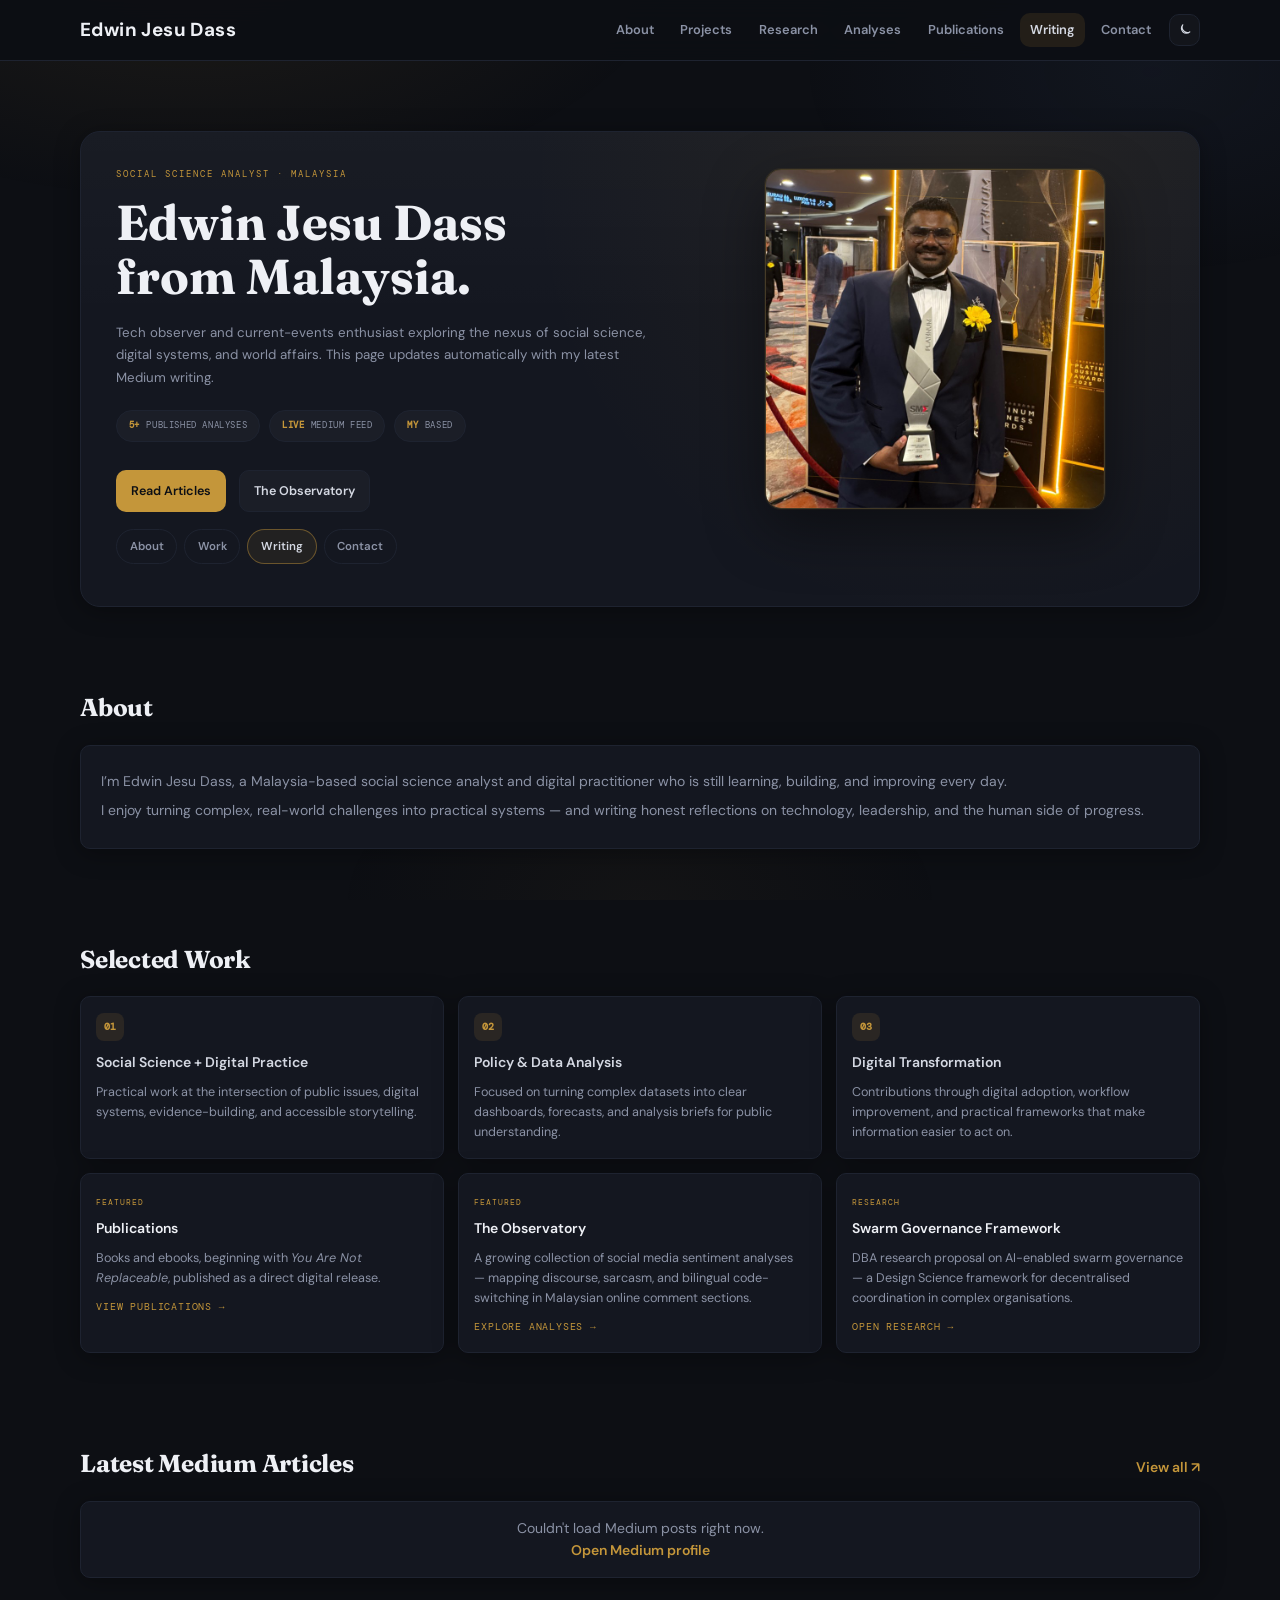
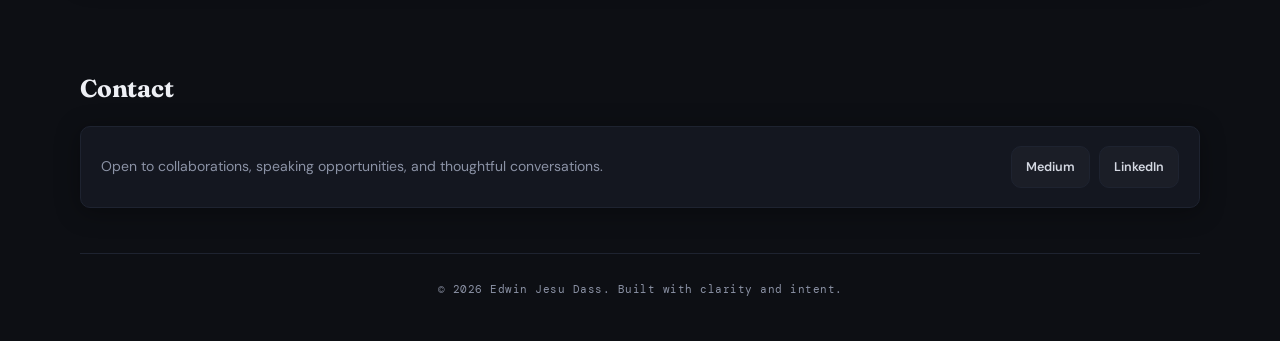
<file: index.html>
<!DOCTYPE html>
<html lang="en">
  <head>
    <meta charset="UTF-8" />
    <meta name="viewport" content="width=device-width, initial-scale=1.0" />
    <title>Edwin Jesu Dass — Portfolio</title>
    <meta
      name="description"
      content="Edwin Jesu Dass from Malaysia — personal portfolio on social science analysis, digital practice, public-policy research, and auto-updating Medium articles."
    />
    <meta name="robots" content="index,follow,max-image-preview:large,max-snippet:-1,max-video-preview:-1" />
    <meta name="author" content="Edwin Jesu Dass" />
    <meta name="theme-color" content="#0d0f14" />

    <meta property="og:type" content="website" />
    <meta property="og:title" content="Edwin Jesu Dass — Portfolio" />
    <meta
      property="og:description"
      content="Malaysia-based social science analyst and digital practitioner. Read the latest writing and explore selected work."
    />
    <meta property="og:image" content="https://edwinjd.com/og-image.svg" />
    <meta property="og:url" content="https://edwinjd.com/" />
    <meta property="og:locale" content="en_MY" />
    <meta property="og:site_name" content="Edwin Jesu Dass" />

    <meta name="twitter:card" content="summary_large_image" />
    <meta name="twitter:title" content="Edwin Jesu Dass — Portfolio" />
    <meta
      name="twitter:description"
      content="Portfolio and writing hub of Edwin Jesu Dass, with auto-updating Medium posts."
    />
    <meta name="twitter:image" content="https://edwinjd.com/og-image.svg" />

    <link rel="canonical" href="https://edwinjd.com/" />
    <link rel="alternate" type="application/rss+xml" title="Edwin Jesu Dass on Medium" href="https://medium.com/feed/@im_50316" />
    <link rel="me" href="https://medium.com/@im_50316" />
    <link rel="me" href="https://my.linkedin.com/in/edwin-jesu-dass-1754b8a6" />

    <link rel="preconnect" href="https://fonts.googleapis.com" />
    <link rel="preconnect" href="https://fonts.gstatic.com" crossorigin />
    <link
      href="https://fonts.googleapis.com/css2?family=DM+Mono:wght@400;500&family=Fraunces:ital,opsz,wght@0,9..144,300;0,9..144,700;1,9..144,400&family=DM+Sans:wght@300;400;500;600;700&display=swap"
      rel="stylesheet"
    />
    <script>
(()=>{try{const t=localStorage.getItem('edwinjd-theme');document.documentElement.setAttribute('data-theme',t==='light'?'light':'dark');}catch(e){document.documentElement.setAttribute('data-theme','dark');}})();
</script>
    <link rel="stylesheet" href="styles.css" />

    <script type="application/ld+json">
      {
        "@context": "https://schema.org",
        "@type": "Person",
        "name": "Edwin Jesu Dass",
        "url": "https://edwinjd.com/",
        "description": "Malaysia-based social science analyst, digital practitioner, writer, and speaker.",
        "nationality": "Malaysian",
        "jobTitle": "Social Science Analyst and Digital Practitioner",
        "knowsAbout": ["Social Science Analysis", "Digital Transformation", "Public Policy", "Data Visualisation", "Social Media Sentiment Analysis"],
        "sameAs": [
          "https://medium.com/@im_50316",
          "https://my.linkedin.com/in/edwin-jesu-dass-1754b8a6"
        ]
      }
    </script>
    <script type="application/ld+json">
      {
        "@context": "https://schema.org",
        "@type": "WebSite",
        "name": "Edwin Jesu Dass — Portfolio",
        "url": "https://edwinjd.com/",
        "description": "Personal portfolio and publishing platform of Edwin Jesu Dass.",
        "publisher": {
          "@type": "Person",
          "name": "Edwin Jesu Dass"
        }
      }
    </script>
  </head>
  <body class="page-home">
    <a class="skip-link" href="#main">Skip to content</a>
    <header class="site-header">
      <div class="container header-inner">
        <a class="brand" href="#top">Edwin Jesu Dass</a>
        <nav id="site-nav">
          <a href="#about">About</a>
          <a href="#projects">Projects</a>
          <a href="swarm-governance.html">Research</a>
          <a href="analyses.html">Analyses</a>
          <a href="publications.html">Publications</a>
          <a href="#writing">Writing</a>
          <a href="#contact">Contact</a>
        </nav>
        <button class="hamburger" aria-label="Menu" aria-expanded="false" aria-controls="site-nav">
          <span></span>
          <span></span>
          <span></span>
        </button>
      </div>
    </header>

    <main id="main">
      <section id="top" class="hero container">
        <div class="hero-shell reveal">
          <div class="hero-layout">
            <div class="hero-text">
              <p class="eyebrow">Social Science Analyst · Malaysia</p>
              <h1>
                Edwin Jesu Dass <br />
                from Malaysia.
              </h1>
              <p class="hero-copy">
                Tech observer and current-events enthusiast exploring the nexus of social science,
                digital systems, and world affairs. This page updates automatically with my latest
                Medium writing.
              </p>
              <div class="hero-stats">
                <span class="stat-chip"><strong>5+</strong> published analyses</span>
                <span class="stat-chip"><strong>Live</strong> Medium feed</span>
                <span class="stat-chip"><strong>MY</strong> based</span>
              </div>
              <div class="hero-cta">
                <a class="btn primary" href="#writing">Read Articles</a>
                <a class="btn ghost" href="analyses.html">The Observatory</a>
              </div>
            </div>
            <div class="hero-photo">
              <div class="hero-photo-frame">
                <img src="profile.jpeg" alt="Edwin Jesu Dass" />
              </div>
            </div>
          </div>
          <nav class="jump-nav" aria-label="Jump to section">
            <a class="jump-pill" href="#about">About</a>
            <a class="jump-pill" href="#projects">Work</a>
            <a class="jump-pill" href="#writing">Writing</a>
            <a class="jump-pill" href="#contact">Contact</a>
          </nav>
        </div>
      </section>

      <section id="about" class="container section">
        <div class="section-head reveal">
          <h2>About</h2>
        </div>
        <div class="glass reveal interactive-card">
          <p>
            I’m Edwin Jesu Dass, a Malaysia-based social science analyst and digital
            practitioner who is still learning, building, and improving every day.
          </p>
          <p>
            I enjoy turning complex, real-world challenges into practical systems — and
            writing honest reflections on technology, leadership, and the human side of progress.
          </p>
        </div>
      </section>

      <section id="projects" class="container section">
        <div class="section-head reveal">
          <h2>Selected Work</h2>
        </div>
        <div class="scroll-track" data-scroll-track>
          <div class="scroll-track-inner project-grid">
            <article class="card card-static interactive-card reveal reveal-delay-1">
              <span class="card-icon">01</span>
              <h3>Social Science + Digital Practice</h3>
              <p>
                Practical work at the intersection of public issues, digital systems,
                evidence-building, and accessible storytelling.
              </p>
            </article>
            <article class="card card-static interactive-card reveal reveal-delay-2">
              <span class="card-icon">02</span>
              <h3>Policy & Data Analysis</h3>
              <p>
                Focused on turning complex datasets into clear dashboards, forecasts,
                and analysis briefs for public understanding.
              </p>
            </article>
            <article class="card card-static interactive-card reveal reveal-delay-3">
              <span class="card-icon">03</span>
              <h3>Digital Transformation</h3>
              <p>
                Contributions through digital adoption, workflow improvement, and practical
                frameworks that make information easier to act on.
              </p>
            </article>
            <a class="card card-link interactive-card reveal reveal-delay-4" href="publications.html">
              <span class="card-tag">Featured</span>
              <h3>Publications</h3>
              <p>
                Books and ebooks, beginning with <em>You Are Not Replaceable</em>,
                published as a direct digital release.
              </p>
              <span class="card-cta">View publications →</span>
            </a>
            <a class="card card-link interactive-card reveal reveal-delay-5" href="analyses.html">
              <span class="card-tag">Featured</span>
              <h3>The Observatory</h3>
              <p>
                A growing collection of social media sentiment analyses — mapping discourse,
                sarcasm, and bilingual code-switching in Malaysian online comment sections.
              </p>
              <span class="card-cta">Explore analyses →</span>
            </a>
            <a class="card card-link interactive-card reveal reveal-delay-6" href="swarm-governance.html">
              <span class="card-tag">Research</span>
              <h3>Swarm Governance Framework</h3>
              <p>
                DBA research proposal on AI-enabled swarm governance — a Design Science
                framework for decentralised coordination in complex organisations.
              </p>
              <span class="card-cta">Open research →</span>
            </a>
          </div>
        </div>
      </section>

      <section id="writing" class="container section">
        <div class="section-head row reveal">
          <h2>Latest Medium Articles</h2>
          <a class="sub-link" href="https://medium.com/@im_50316" target="_blank" rel="noopener noreferrer">View all ↗</a>
        </div>
        <div class="scroll-track" data-scroll-track>
          <div id="posts" class="scroll-track-inner post-grid" aria-live="polite">
            <div class="card loading">Loading latest posts…</div>
          </div>
        </div>
      </section>

      <section id="contact" class="container section">
        <div class="section-head reveal">
          <h2>Contact</h2>
        </div>
        <div class="glass contact-row reveal interactive-card">
          <p>Open to collaborations, speaking opportunities, and thoughtful conversations.</p>
          <div class="contact-links">
            <a class="btn ghost" href="https://medium.com/@im_50316" target="_blank" rel="noopener noreferrer">Medium</a>
            <a class="btn ghost" href="https://my.linkedin.com/in/edwin-jesu-dass-1754b8a6" target="_blank" rel="noopener noreferrer">LinkedIn</a>
          </div>
        </div>
      </section>
    </main>

    <footer class="container site-footer">
      <p>© <span id="year"></span> Edwin Jesu Dass. Built with clarity and intent.</p>
    </footer>

    <script src="script.js"></script>
    <script src="theme.js"></script>
    <script src="site.js"></script>
  </body>
</html>
</file>
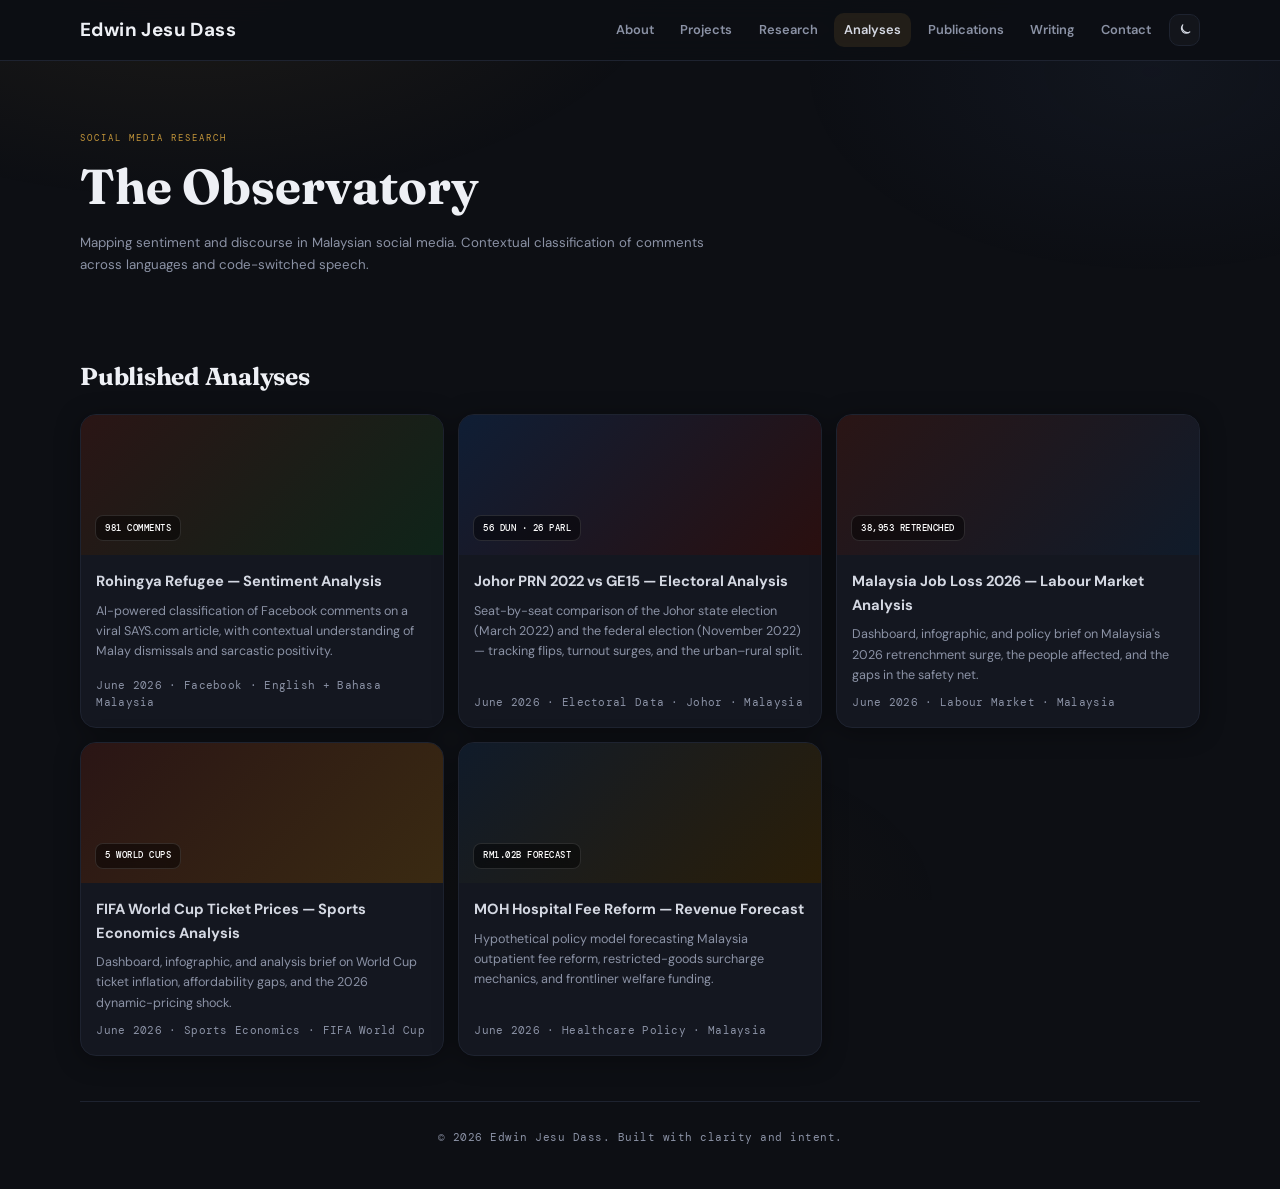
<file: analyses.html>
<!DOCTYPE html>
<html lang="en">
<head>
  <meta charset="UTF-8" />
  <meta name="viewport" content="width=device-width, initial-scale=1.0" />
  <title>The Observatory — Edwin Jesu Dass</title>
  <meta name="description" content="Mapping sentiment and discourse in Malaysian social media. Contextual classification of comments across languages and code-switched speech." />
  <meta name="robots" content="index,follow" />
  <meta name="author" content="Edwin Jesu Dass" />
    <meta name="theme-color" content="#0d0f14" />

  <meta property="og:type" content="website" />
  <meta property="og:title" content="The Observatory — Edwin Jesu Dass" />
  <meta property="og:description" content="Social media sentiment analyses. Contextual classification of comments across languages and code-switched speech." />
  <meta property="og:url" content="https://edwinjd.com/analyses.html" />
  <meta property="og:locale" content="en_MY" />
  <meta property="og:site_name" content="Edwin Jesu Dass" />

  <meta name="twitter:card" content="summary_large_image" />
  <meta name="twitter:title" content="The Observatory — Edwin Jesu Dass" />
  <meta name="twitter:description" content="Mapping sentiment and discourse in Malaysian social media." />

  <link rel="canonical" href="https://edwinjd.com/analyses.html" />

  <script type="application/ld+json">
  {
    "@context": "https://schema.org",
    "@type": "CollectionPage",
    "name": "The Observatory — Edwin Jesu Dass",
    "description": "Mapping sentiment and discourse in Malaysian social media. Contextual classification of comments across languages and code-switched speech.",
    "url": "https://edwinjd.com/analyses.html",
    "author": {
      "@type": "Person",
      "name": "Edwin Jesu Dass",
      "url": "https://edwinjd.com/"
    },
    "hasPart": [
      {
        "@type": "Dataset",
        "name": "Rohingya Refugee — Sentiment Analysis",
        "description": "AI-powered classification of 981 Facebook comments with contextual understanding of English, Malay, and code-switched language.",
        "url": "https://edwinjd.com/rohingya-sentiment.html",
        "datePublished": "2026-06-04",
        "creator": {
          "@type": "Person",
          "name": "Edwin Jesu Dass"
        }
      },
      {
        "@type": "Dataset",
        "name": "Johor PRN 2022 vs GE15 — Electoral Analysis",
        "description": "Seat-by-seat electoral analysis comparing PRN Johor 2022 and GE15 across 56 DUN seats and 26 parliamentary seats.",
        "url": "https://edwinjd.com/johor-elections.html",
        "datePublished": "2026-06-15",
        "creator": {
          "@type": "Person",
          "name": "Edwin Jesu Dass"
        }
      },
      {
        "@type": "Dataset",
        "name": "Malaysia Job Loss 2026 — Analysis",
        "description": "Dashboard, infographic, and policy brief on Malaysia's 2026 retrenchment surge and labour-market safety-net gaps.",
        "url": "https://edwinjd.com/malaysia-job-loss-2026.html",
        "datePublished": "2026-06-15",
        "creator": {
          "@type": "Person",
          "name": "Edwin Jesu Dass"
        }
      },
      {
        "@type": "Dataset",
        "name": "FIFA World Cup Ticket Prices — Analysis",
        "description": "A five-tournament analysis of FIFA World Cup ticket inflation, affordability, and the 2026 dynamic-pricing shock.",
        "url": "https://edwinjd.com/wc-ticket-prices.html",
        "datePublished": "2026-06-17",
        "creator": {
          "@type": "Person",
          "name": "Edwin Jesu Dass"
        }
      },
      {
        "@type": "Dataset",
        "name": "MOH Hospital Fee Reform — Revenue Forecast",
        "description": "A hypothetical Malaysia healthcare policy forecast modelling outpatient fee reform, restricted-goods surcharges, and frontliner welfare funding.",
        "url": "https://edwinjd.com/moh-fee-forecast.html",
        "datePublished": "2026-06-24",
        "creator": {
          "@type": "Person",
          "name": "Edwin Jesu Dass"
        }
      }
    ]
  }
  </script>

  <link rel="preconnect" href="https://fonts.googleapis.com" />
  <link rel="preconnect" href="https://fonts.gstatic.com" crossorigin />
  <link href="https://fonts.googleapis.com/css2?family=DM+Mono:wght@400;500&family=Fraunces:ital,opsz,wght@0,9..144,300;0,9..144,700;1,9..144,400&family=DM+Sans:wght@300;400;500;600;700&display=swap" rel="stylesheet" />
  <script>
(()=>{try{const t=localStorage.getItem('edwinjd-theme');document.documentElement.setAttribute('data-theme',t==='light'?'light':'dark');}catch(e){document.documentElement.setAttribute('data-theme','dark');}})();
</script>
<link rel="stylesheet" href="styles.css" />

  <style>
    .analysis-grid {
      display: grid;
      grid-template-columns: repeat(3, 1fr);
      gap: 1rem;
    }

    .analysis-card {
      display: flex;
      flex-direction: column;
      text-decoration: none;
      color: inherit;
      background: var(--surface);
      border: 1px solid var(--border);
      border-radius: var(--radius-lg, 16px);
      box-shadow: var(--shadow);
      overflow: hidden;
      transition: transform 0.2s ease, border-color 0.2s ease;
    }

    .analysis-card:hover {
      transform: translateY(-3px);
      border-color: var(--surface-strong);
    }

    .analysis-thumb {
      height: 140px;
      display: flex;
      align-items: flex-end;
      padding: 1rem;
      position: relative;
    }

    .analysis-badge {
      font-family: "DM Mono", monospace;
      font-size: 0.65rem;
      font-weight: 500;
      letter-spacing: 0.5px;
      text-transform: uppercase;
      background: rgba(0, 0, 0, 0.45);
      backdrop-filter: blur(6px);
      color: #fff;
      padding: 0.35rem 0.65rem;
      border-radius: 8px;
      border: 1px solid rgba(255, 255, 255, 0.12);
    }

    .analysis-body {
      padding: 1.1rem;
      flex: 1;
      display: flex;
      flex-direction: column;
    }

    .analysis-body h3 {
      margin: 0 0 0.5rem;
      font-size: 1.05rem;
      color: var(--text);
    }

    .analysis-body p {
      margin: 0 0 0.7rem;
      color: var(--muted);
      line-height: 1.6;
      font-size: 0.9rem;
    }

    .analysis-meta {
      margin-top: auto;
      font-size: 0.75rem;
      color: var(--muted);
      font-family: "DM Mono", monospace;
      letter-spacing: 0.3px;
    }

    @media (max-width: 900px) {
      .analysis-grid {
        grid-template-columns: repeat(2, 1fr);
      }
    }

    @media (max-width: 640px) {
      .analysis-grid {
        grid-template-columns: 1fr;
      }
    }
  </style>
</head>
<body>
  <a class="skip-link" href="#main">Skip to content</a>
  <header class="site-header">
    <div class="container header-inner">
      <a class="brand" href="index.html">Edwin Jesu Dass</a>
      <nav id="site-nav">
        <a href="index.html#about">About</a>
        <a href="index.html#projects">Projects</a>
        <a href="swarm-governance.html">Research</a>
        <a href="analyses.html" aria-current="page">Analyses</a>
        <a href="publications.html">Publications</a>
        <a href="index.html#writing">Writing</a>
        <a href="index.html#contact">Contact</a>
      </nav>
      <button class="hamburger" aria-label="Menu" aria-expanded="false" aria-controls="site-nav">
        <span></span>
        <span></span>
        <span></span>
      </button>
    </div>
  </header>

  <main id="main">
    <section class="hero container">
      <p class="eyebrow">Social Media Research</p>
      <h1>The Observatory</h1>
      <p class="hero-copy">
        Mapping sentiment and discourse in Malaysian social media.
        Contextual classification of comments across languages and code-switched speech.
      </p>
    </section>

    <section class="container section">
      <div class="section-head row">
        <h2>Published Analyses</h2>
      </div>
      <div class="scroll-track" data-scroll-track>
      <div class="analysis-grid scroll-track-inner">
        <a class="analysis-card" href="rohingya-sentiment.html">
          <div class="analysis-thumb" style="background: linear-gradient(135deg, #2a1515, #0f2419);">
            <span class="analysis-badge">981 comments</span>
          </div>
          <div class="analysis-body">
            <h3>Rohingya Refugee — Sentiment Analysis</h3>
            <p>
              AI-powered classification of Facebook comments on a viral SAYS.com article,
              with contextual understanding of Malay dismissals and sarcastic positivity.
            </p>
            <div class="analysis-meta">June 2026 · Facebook · English + Bahasa Malaysia</div>
          </div>
        </a>
        <a class="analysis-card" href="johor-elections.html">
          <div class="analysis-thumb" style="background: linear-gradient(135deg, #0f1e35, #2a0f0f);">
            <span class="analysis-badge">56 DUN · 26 Parl</span>
          </div>
          <div class="analysis-body">
            <h3>Johor PRN 2022 vs GE15 — Electoral Analysis</h3>
            <p>
              Seat-by-seat comparison of the Johor state election (March 2022) and the federal election
              (November 2022) — tracking flips, turnout surges, and the urban–rural split.
            </p>
            <div class="analysis-meta">June 2026 · Electoral Data · Johor · Malaysia</div>
          </div>
        </a>
        <a class="analysis-card" href="malaysia-job-loss-2026.html">
          <div class="analysis-thumb" style="background: linear-gradient(135deg, #2a1515, #101b2a);">
            <span class="analysis-badge">38,953 retrenched</span>
          </div>
          <div class="analysis-body">
            <h3>Malaysia Job Loss 2026 — Labour Market Analysis</h3>
            <p>
              Dashboard, infographic, and policy brief on Malaysia's 2026 retrenchment surge,
              the people affected, and the gaps in the safety net.
            </p>
            <div class="analysis-meta">June 2026 · Labour Market · Malaysia</div>
          </div>
        </a>
        <a class="analysis-card" href="wc-ticket-prices.html">
          <div class="analysis-thumb" style="background: linear-gradient(135deg, #2a1515, #3a2a12);">
            <span class="analysis-badge">5 World Cups</span>
          </div>
          <div class="analysis-body">
            <h3>FIFA World Cup Ticket Prices — Sports Economics Analysis</h3>
            <p>
              Dashboard, infographic, and analysis brief on World Cup ticket inflation,
              affordability gaps, and the 2026 dynamic-pricing shock.
            </p>
            <div class="analysis-meta">June 2026 · Sports Economics · FIFA World Cup</div>
          </div>
        </a>
        <a class="analysis-card" href="moh-fee-forecast.html">
          <div class="analysis-thumb" style="background: linear-gradient(135deg, #101b2a, #2a1e08);">
            <span class="analysis-badge">RM1.02B forecast</span>
          </div>
          <div class="analysis-body">
            <h3>MOH Hospital Fee Reform — Revenue Forecast</h3>
            <p>
              Hypothetical policy model forecasting Malaysia outpatient fee reform,
              restricted-goods surcharge mechanics, and frontliner welfare funding.
            </p>
            <div class="analysis-meta">June 2026 · Healthcare Policy · Malaysia</div>
          </div>
        </a>
      </div>
      </div>
    </section>
  </main>

  <footer class="container site-footer">
    <p>© <span id="year"></span> Edwin Jesu Dass. Built with clarity and intent.</p>
  </footer>

  <script>
    document.getElementById('year').textContent = new Date().getFullYear();
  </script>
  <script src="theme.js"></script>
  <script src="site.js"></script>
</body>
</html>
</file>
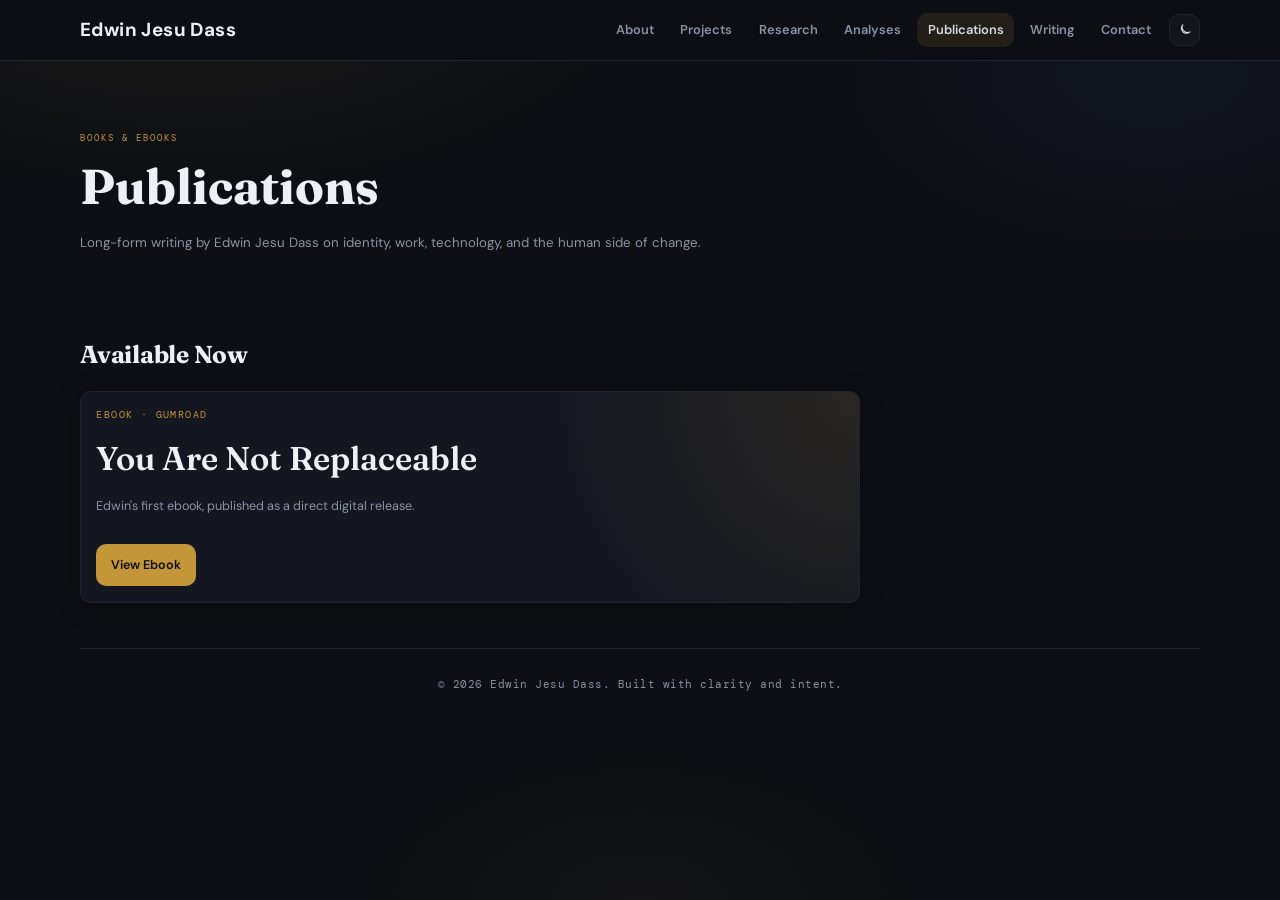
<file: publications.html>
<!DOCTYPE html>
<html lang="en">
  <head>
    <meta charset="UTF-8" />
    <meta name="viewport" content="width=device-width, initial-scale=1.0" />
    <title>Publications — Edwin Jesu Dass</title>
    <meta name="description" content="Books, ebooks, and long-form publications by Edwin Jesu Dass, including You Are Not Replaceable." />
    <meta name="robots" content="index,follow" />
    <meta name="author" content="Edwin Jesu Dass" />
    <meta name="theme-color" content="#0d0f14" />

    <meta property="og:type" content="website" />
    <meta property="og:title" content="Publications — Edwin Jesu Dass" />
    <meta property="og:description" content="Books, ebooks, and long-form publications by Edwin Jesu Dass." />
    <meta property="og:url" content="https://edwinjd.com/publications.html" />
    <meta property="og:locale" content="en_MY" />
    <meta property="og:site_name" content="Edwin Jesu Dass" />

    <meta name="twitter:card" content="summary_large_image" />
    <meta name="twitter:title" content="Publications — Edwin Jesu Dass" />
    <meta name="twitter:description" content="Books, ebooks, and long-form publications by Edwin Jesu Dass." />

    <link rel="canonical" href="https://edwinjd.com/publications.html" />
    <link rel="preconnect" href="https://fonts.googleapis.com" />
    <link rel="preconnect" href="https://fonts.gstatic.com" crossorigin />
    <link href="https://fonts.googleapis.com/css2?family=DM+Mono:wght@400;500&family=Fraunces:ital,opsz,wght@0,9..144,300;0,9..144,700;1,9..144,400&family=DM+Sans:wght@300;400;500;600;700&display=swap" rel="stylesheet" />
    <script>
(()=>{try{const t=localStorage.getItem('edwinjd-theme');document.documentElement.setAttribute('data-theme',t==='light'?'light':'dark');}catch(e){document.documentElement.setAttribute('data-theme','dark');}})();
</script>
<link rel="stylesheet" href="styles.css" />

    <script type="application/ld+json">
      {
        "@context": "https://schema.org",
        "@type": "CollectionPage",
        "name": "Publications — Edwin Jesu Dass",
        "description": "Books, ebooks, and long-form publications by Edwin Jesu Dass.",
        "url": "https://edwinjd.com/publications.html",
        "author": {
          "@type": "Person",
          "name": "Edwin Jesu Dass",
          "url": "https://edwinjd.com/"
        },
        "hasPart": [
          {
            "@type": "Book",
            "name": "You Are Not Replaceable",
            "author": {
              "@type": "Person",
              "name": "Edwin Jesu Dass"
            },
            "url": "https://edwinjd.gumroad.com/l/you-are-not-replaceable",
            "bookFormat": "https://schema.org/EBook"
          }
        ]
      }
    </script>

    <style>
      .publication-grid {
        display: grid;
        grid-template-columns: minmax(0, 1fr);
        gap: 1rem;
        max-width: 780px;
      }

      .publication-card {
        position: relative;
        overflow: hidden;
      }

      .publication-card::before {
        content: "";
        position: absolute;
        inset: 0;
        background: radial-gradient(circle at top right, rgba(196, 150, 58, 0.12), transparent 38%);
        pointer-events: none;
      }

      .publication-meta {
        font-family: "DM Mono", monospace;
        color: var(--accent);
        font-size: 0.68rem;
        letter-spacing: 1.4px;
        text-transform: uppercase;
        margin-bottom: 0.65rem;
      }

      .publication-card h3 {
        font-family: "Fraunces", serif;
        font-size: clamp(1.6rem, 4vw, 2.35rem);
        color: #eef0f5;
        margin-bottom: 0.8rem;
      }

      .publication-card p {
        max-width: 62ch;
      }
    </style>
  </head>
  <body>
    <a class="skip-link" href="#main">Skip to content</a>
    <header class="site-header">
      <div class="container header-inner">
        <a class="brand" href="index.html">Edwin Jesu Dass</a>
        <nav id="site-nav">
          <a href="index.html#about">About</a>
          <a href="index.html#projects">Projects</a>
          <a href="swarm-governance.html">Research</a>
          <a href="analyses.html">Analyses</a>
          <a href="publications.html" aria-current="page">Publications</a>
          <a href="index.html#writing">Writing</a>
          <a href="index.html#contact">Contact</a>
        </nav>
        <button class="hamburger" aria-label="Menu" aria-expanded="false" aria-controls="site-nav">
          <span></span>
          <span></span>
          <span></span>
        </button>
      </div>
    </header>

    <main id="main">
      <section class="hero container">
        <p class="eyebrow">Books & Ebooks</p>
        <h1>Publications</h1>
        <p class="hero-copy">
          Long-form writing by Edwin Jesu Dass on identity, work, technology, and the human side of change.
        </p>
      </section>

      <section class="container section">
        <div class="section-head">
          <h2>Available Now</h2>
        </div>
        <div class="publication-grid">
          <article class="card publication-card">
            <div class="publication-meta">Ebook · Gumroad</div>
            <h3>You Are Not Replaceable</h3>
            <p>
              Edwin's first ebook, published as a direct digital release.
            </p>
            <div class="hero-cta">
              <a class="btn primary" href="https://edwinjd.gumroad.com/l/you-are-not-replaceable" target="_blank" rel="noopener noreferrer">View Ebook</a>
            </div>
          </article>
        </div>
      </section>
    </main>

    <footer class="container site-footer">
      <p>© <span id="year"></span> Edwin Jesu Dass. Built with clarity and intent.</p>
    </footer>

    <script>
      document.getElementById('year').textContent = new Date().getFullYear();
    </script>
  <script src="theme.js"></script>
<script src="site.js"></script>
</body>
</html>
</file>
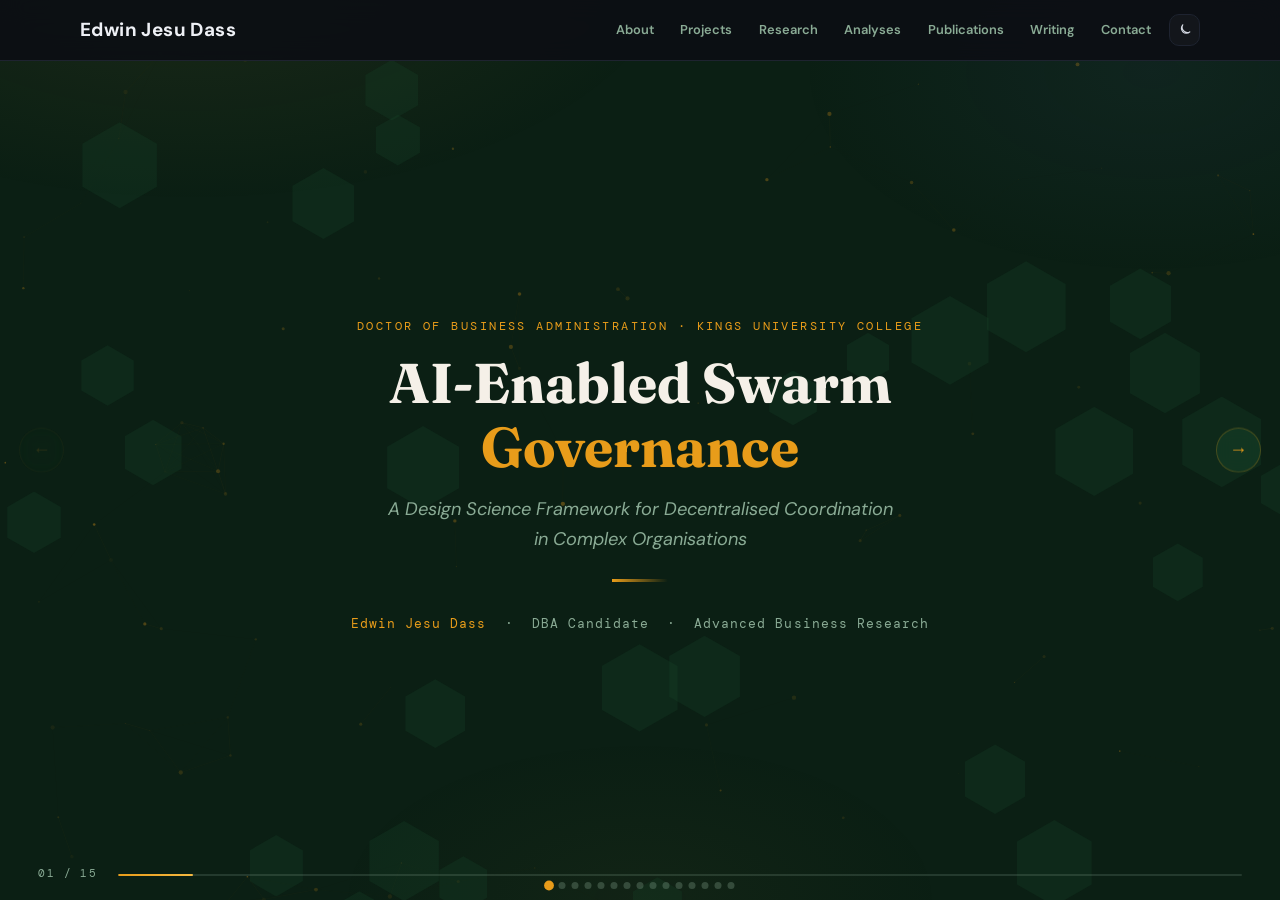
<file: swarm-governance.html>
<!DOCTYPE html>
<html lang="en">
<head>
<meta charset="UTF-8">
<meta name="viewport" content="width=device-width, initial-scale=1.0">
<title>AI-Enabled Swarm Governance — Edwin Jesu Dass</title>
<meta name="description" content="AI-Enabled Swarm Governance: A Design Science Framework for decentralised coordination in complex organisations. DBA Research Proposal, Kings University College." />
<meta name="author" content="Edwin Jesu Dass" />
<meta name="theme-color" content="#0b1f14" />
<meta name="robots" content="index,follow" />

<meta property="og:type" content="article" />
<meta property="og:title" content="AI-Enabled Swarm Governance — Edwin Jesu Dass" />
<meta property="og:description" content="A Design Science Framework for decentralised coordination in complex organisations." />
<meta property="og:url" content="https://edwinjd.com/swarm-governance.html" />
<meta property="og:locale" content="en_MY" />
<meta property="og:site_name" content="Edwin Jesu Dass" />

<meta name="twitter:card" content="summary_large_image" />
<meta name="twitter:title" content="AI-Enabled Swarm Governance — Edwin Jesu Dass" />
<meta name="twitter:description" content="A Design Science Framework for decentralised coordination in complex organisations." />

<link rel="preconnect" href="https://fonts.googleapis.com" />
<link rel="preconnect" href="https://fonts.gstatic.com" crossorigin />
<link href="https://fonts.googleapis.com/css2?family=DM+Mono:wght@400;500&family=Fraunces:ital,opsz,wght@0,9..144,300;0,9..144,700;1,9..144,400&family=DM+Sans:wght@300;400;500;600&display=swap" rel="stylesheet" />

<script>
(()=>{try{const t=localStorage.getItem('edwinjd-theme');document.documentElement.setAttribute('data-theme',t==='light'?'light':'dark');}catch(e){document.documentElement.setAttribute('data-theme','dark');}})();
</script>
<link rel="stylesheet" href="styles.css" />

<link rel="canonical" href="https://edwinjd.com/swarm-governance.html" />

<style>
  *, *::before, *::after { box-sizing: border-box; margin: 0; padding: 0; }

  :root {
    --bg:       #0b1f14;
    --panel:    #112a1a;
    --green:    #1a4a2e;
    --mid:      #2d6a4f;
    --amber:    #e89c1a;
    --amber2:   #f5b942;
    --cream:    #f5f0e8;
    --muted:    #8aab95;
    --dim:      rgba(245,240,232,0.65);
    --card:     rgba(26,74,46,0.55);
    --glow:     rgba(232,156,26,0.18);
  }

  html, body {
    width: 100vw; height: 100vh;
    overflow: hidden;
    font-family: 'DM Sans', sans-serif;
    background: var(--bg);
    color: var(--cream);
  }

  /* ── SLIDE CONTAINER ── */
  #deck {
    position: absolute;
    top: 52px; left: 0; right: 0; bottom: 0;
    overflow: hidden;
  }

  .slide {
    position: absolute;
    inset: 0;
    display: flex;
    flex-direction: column;
    align-items: center;
    justify-content: center;
    padding: 3vw 5vw;
    opacity: 0;
    transform: translateX(60px);
    transition: opacity 0.55s cubic-bezier(.4,0,.2,1), transform 0.55s cubic-bezier(.4,0,.2,1);
    pointer-events: none;
    overflow: hidden;
  }
  .slide.active {
    opacity: 1; transform: translateX(0);
    pointer-events: all;
  }
  .slide.exit-left {
    opacity: 0; transform: translateX(-60px);
  }

  /* ── AMBIENT BACKGROUND CANVAS ── */
  #bg-canvas {
    position: fixed;
    top: 52px; left: 0; right: 0; bottom: 0;
    z-index: 0;
    pointer-events: none;
  }

  .slide { z-index: 1; }

  /* ── SLIDE NUMBER & PROGRESS ── */
  #progress {
    position: fixed;
    bottom: 0; left: 0; right: 0;
    z-index: 100;
    display: flex;
    align-items: center;
    padding: 0 3vw 1.8vh;
    gap: 1.2rem;
  }
  #slide-counter {
    font-family: 'DM Mono', monospace;
    font-size: 0.82rem;
    color: var(--muted);
    letter-spacing: 0.12em;
    min-width: 4.5rem;
  }
  #progress-bar-wrap {
    flex: 1;
    height: 2px;
    background: rgba(138,171,149,0.2);
    border-radius: 2px;
    overflow: hidden;
  }
  #progress-bar {
    height: 100%;
    background: linear-gradient(90deg, var(--amber), var(--amber2));
    border-radius: 2px;
    transition: width 0.5s cubic-bezier(.4,0,.2,1);
  }

  /* ── NAV BUTTONS ── */
  .nav-btn {
    position: fixed;
    top: 50%;
    transform: translateY(-50%);
    z-index: 100;
    background: rgba(26,74,46,0.4);
    border: 1px solid rgba(232,156,26,0.25);
    color: var(--amber);
    width: 3.2rem; height: 3.2rem;
    border-radius: 50%;
    cursor: pointer;
    font-size: 1.3rem;
    display: flex; align-items: center; justify-content: center;
    transition: background 0.2s, border-color 0.2s, opacity 0.2s;
    backdrop-filter: blur(8px);
  }
  .nav-btn:hover { background: rgba(26,74,46,0.85); border-color: var(--amber); }
  .nav-btn:disabled { opacity: 0.15; cursor: default; }
  #btn-prev { left: 1.5vw; }
  #btn-next { right: 1.5vw; }

  /* ── SLIDE DOTS ── */
  #dots {
    position: fixed;
    bottom: 1.2vh;
    left: 50%;
    transform: translateX(-50%);
    display: flex; gap: 6px;
    z-index: 100;
  }
  .dot {
    width: 7px; height: 7px;
    border-radius: 50%;
    background: rgba(138,171,149,0.3);
    cursor: pointer;
    transition: background 0.3s, transform 0.3s;
  }
  .dot.active {
    background: var(--amber);
    transform: scale(1.4);
  }

  /* ── TYPOGRAPHY ── */
  .tag {
    font-family: 'DM Mono', monospace;
    font-size: clamp(0.72rem, 0.95vw, 0.9rem);
    letter-spacing: 0.2em;
    text-transform: uppercase;
    color: var(--amber);
    margin-bottom: 1rem;
  }
  h1 {
    font-size: clamp(2.2rem, 4.8vw, 4rem);
    font-weight: 700;
    line-height: 1.15;
    color: var(--cream);
    text-align: center;
  }
  h2 {
    font-size: clamp(1.7rem, 3.2vw, 2.8rem);
    font-weight: 700;
    line-height: 1.2;
    color: var(--cream);
    margin-bottom: 0.5rem;
  }
  h3 {
    font-size: clamp(1.05rem, 1.8vw, 1.55rem);
    font-weight: 600;
    color: var(--amber);
    margin-bottom: 0.5rem;
  }
  p, li {
    font-size: clamp(0.9rem, 1.35vw, 1.15rem);
    line-height: 1.7;
    color: var(--dim);
  }
  .accent { color: var(--amber); }
  .highlight { color: var(--cream); }
  .amber-line {
    width: 3.5rem; height: 3px;
    background: linear-gradient(90deg, var(--amber), transparent);
    margin: 0.7rem 0 1.2rem;
  }

  /* ── GRID LAYOUTS ── */
  .two-col { display: grid; grid-template-columns: 1fr 1fr; gap: 2.5vw; width: 100%; }
  .three-col { display: grid; grid-template-columns: 1fr 1fr 1fr; gap: 2vw; width: 100%; }
  .five-col { display: grid; grid-template-columns: repeat(5,1fr); gap: 1.5vw; width: 100%; }

  /* ── CARD ── */
  .card {
    background: var(--card);
    border: 1px solid rgba(232,156,26,0.18);
    border-radius: 12px;
    padding: 1.8rem 2rem;
    backdrop-filter: blur(6px);
  }
  .card-icon {
    font-size: clamp(2rem, 3.5vw, 3rem);
    margin-bottom: 0.7rem;
    display: block;
  }

  /* ── QUOTE ── */
  .big-quote {
    font-size: clamp(1.7rem, 3.5vw, 3rem);
    font-style: italic;
    line-height: 1.4;
    text-align: center;
    color: var(--cream);
    max-width: 80vw;
  }
  .big-quote::before { content: '\201C'; color: var(--amber); margin-right: 0.1em; }
  .big-quote::after  { content: '\201D'; color: var(--amber); margin-left: 0.1em; }

  /* ── TABLE ── */
  table {
    width: 100%;
    border-collapse: collapse;
    font-size: clamp(0.82rem, 1.15vw, 1rem);
  }
  th {
    background: rgba(232,156,26,0.15);
    color: var(--amber);
    font-family: 'DM Mono', monospace;
    letter-spacing: 0.08em;
    text-transform: uppercase;
    font-size: 0.82rem;
    padding: 0.8rem 1rem;
    text-align: left;
    border-bottom: 1px solid rgba(232,156,26,0.3);
  }
  td {
    padding: 0.7rem 1rem;
    border-bottom: 1px solid rgba(138,171,149,0.12);
    color: var(--dim);
    vertical-align: top;
  }
  tr:hover td { background: rgba(26,74,46,0.35); }
  td:first-child { color: var(--amber); font-weight: 700; font-family: 'DM Mono', monospace; }

  /* ── SWARM LETTERS ── */
  .swarm-row {
    display: flex; gap: 1.2vw;
    width: 100%; margin-top: 0.5rem;
  }
  .swarm-card {
    flex: 1;
    background: var(--card);
    border: 1px solid rgba(232,156,26,0.2);
    border-radius: 10px;
    padding: 1.6rem 1rem;
    text-align: center;
    transition: border-color 0.3s, transform 0.3s;
    cursor: default;
  }
  .swarm-card:hover { border-color: var(--amber); transform: translateY(-4px); }
  .swarm-letter {
    font-size: clamp(2.8rem, 5vw, 4.5rem);
    font-weight: 900;
    color: var(--amber);
    line-height: 1;
    margin-bottom: 0.4rem;
  }
  .swarm-label {
    font-size: clamp(0.78rem, 1.1vw, 1rem);
    font-weight: 700;
    color: var(--cream);
    letter-spacing: 0.04em;
    margin-bottom: 0.3rem;
  }
  .swarm-sub {
    font-size: clamp(0.68rem, 0.92vw, 0.85rem);
    color: var(--muted);
    font-style: italic;
  }

  /* ── PHASE FLOW ── */
  .phase-flow {
    display: flex; align-items: stretch;
    gap: 0; width: 100%; margin-top: 0.5rem;
  }
  .phase-item {
    flex: 1;
    background: var(--card);
    border: 1px solid rgba(232,156,26,0.15);
    border-radius: 0;
    padding: 1.2rem 0.8rem;
    text-align: center;
    position: relative;
  }
  .phase-item:first-child { border-radius: 10px 0 0 10px; }
  .phase-item:last-child  { border-radius: 0 10px 10px 0; }
  .phase-item:not(:last-child)::after {
    content: '\2192';
    position: absolute;
    right: -0.9rem;
    top: 50%; transform: translateY(-50%);
    color: var(--amber);
    font-size: 1rem;
    z-index: 2;
    background: var(--bg);
    padding: 0 2px;
  }
  .phase-num {
    font-size: 0.75rem;
    font-family: 'DM Mono', monospace;
    color: var(--amber);
    letter-spacing: 0.15em;
    text-transform: uppercase;
    margin-bottom: 0.4rem;
  }
  .phase-title {
    font-size: clamp(0.75rem, 1vw, 0.92rem);
    font-weight: 700;
    color: var(--cream);
    line-height: 1.3;
    margin-bottom: 0.3rem;
  }
  .phase-out {
    font-size: clamp(0.65rem, 0.85vw, 0.78rem);
    color: var(--muted);
    font-style: italic;
  }

  /* ── TIMELINE ── */
  .timeline {
    width: 100%;
    display: grid;
    grid-template-columns: repeat(4, 1fr);
    gap: 1.2vw;
    margin-top: 0.5rem;
  }
  .tl-item {
    background: var(--card);
    border: 1px solid rgba(232,156,26,0.15);
    border-radius: 10px;
    padding: 1.3rem;
    position: relative;
  }
  .tl-item::before {
    content: '';
    position: absolute;
    top: -1px; left: 0; right: 0;
    height: 3px;
    background: linear-gradient(90deg, var(--amber), var(--mid));
    border-radius: 10px 10px 0 0;
  }
  .tl-phase {
    font-size: 0.72rem;
    font-family: 'DM Mono', monospace;
    color: var(--amber);
    letter-spacing: 0.15em;
    text-transform: uppercase;
    margin-bottom: 0.4rem;
  }
  .tl-title {
    font-size: clamp(0.82rem, 1.05vw, 0.98rem);
    font-weight: 700;
    color: var(--cream);
    line-height: 1.3;
    margin-bottom: 0.4rem;
  }
  .tl-sub {
    font-size: clamp(0.7rem, 0.88vw, 0.82rem);
    color: var(--muted);
  }

  /* ── FAILURE MODES ── */
  .fail-list {
    list-style: none;
    width: 100%;
    display: grid;
    grid-template-columns: 1fr 1fr;
    gap: 0.85rem;
    margin-top: 0.5rem;
  }
  .fail-item {
    background: var(--card);
    border-left: 3px solid var(--amber);
    border-radius: 0 8px 8px 0;
    padding: 0.9rem 1.1rem;
  }
  .fail-item strong { color: var(--amber); display: block; font-size: clamp(0.82rem, 1.15vw, 1rem); margin-bottom: 0.25rem; }
  .fail-item span { font-size: clamp(0.72rem, 0.98vw, 0.88rem); color: var(--muted); }

  /* ── METRICS ── */
  .metric-row {
    display: flex; gap: 1.5vw; width: 100%; margin-top: 0.5rem;
  }
  .metric {
    flex: 1;
    text-align: center;
    background: var(--card);
    border-radius: 10px;
    padding: 1.4rem;
  }
  .metric-val { font-size: clamp(2.4rem, 5vw, 4.5rem); font-weight: 900; color: var(--amber); line-height: 1; }
  .metric-label { font-size: clamp(0.75rem, 1vw, 0.9rem); color: var(--muted); margin-top: 0.4rem; }

  /* ── CONTRIBUTION COLUMNS ── */
  .contrib-grid {
    display: grid;
    grid-template-columns: 1fr 1fr;
    gap: 1.5vw;
    width: 100%;
  }
  .contrib-col { background: var(--card); border-radius: 10px; padding: 1.5rem 1.8rem; }
  .contrib-col h3 { font-size: clamp(0.88rem, 1.2vw, 1.05rem); margin-bottom: 0.9rem; }
  .contrib-col li { font-size: clamp(0.78rem, 1.05vw, 0.95rem); list-style: none; padding: 0.35rem 0; border-bottom: 1px solid rgba(138,171,149,0.1); color: var(--dim); }
  .contrib-col li::before { content: '\2192 '; color: var(--amber); }

  /* ── PRINCIPLE CARDS ── */
  .principle-grid {
    display: grid;
    grid-template-columns: 1fr 1fr;
    gap: 1.5vw;
    width: 100%;
  }
  .principle-card {
    background: var(--card);
    border: 1px solid rgba(232,156,26,0.18);
    border-radius: 12px;
    padding: 1.6rem 1.8rem;
    display: flex; gap: 1.2rem; align-items: flex-start;
  }
  .principle-icon { font-size: clamp(2.2rem, 3.5vw, 3rem); flex-shrink: 0; }
  .principle-body h3 { font-size: clamp(0.92rem, 1.3vw, 1.12rem); margin-bottom: 0.3rem; }
  .principle-body .acad { font-size: clamp(0.72rem, 0.95vw, 0.88rem); color: var(--muted); font-style: italic; margin-bottom: 0.4rem; }
  .principle-body p { font-size: clamp(0.75rem, 1.05vw, 0.95rem); }

  /* ── LIT MAP ── */
  .lit-map {
    display: flex;
    flex-direction: column;
    align-items: center;
    width: 100%;
    gap: 0.8rem;
    margin-top: 0.3rem;
  }
  .lit-center {
    background: rgba(232,156,26,0.15);
    border: 2px solid var(--amber);
    border-radius: 50px;
    padding: 0.7rem 2.5rem;
    text-align: center;
    font-weight: 700;
    font-size: clamp(0.9rem, 1.3vw, 1.1rem);
    color: var(--amber);
    letter-spacing: 0.05em;
  }
  .lit-streams {
    display: flex; gap: 1.2vw; width: 100%;
  }
  .lit-stream {
    flex: 1;
    background: var(--card);
    border-radius: 10px;
    padding: 1.1rem;
    text-align: center;
    border-top: 2px solid var(--amber);
    position: relative;
  }
  .lit-stream::before {
    content: '|';
    position: absolute;
    top: -1.2rem; left: 50%;
    color: var(--amber);
    font-size: 0.9rem;
  }
  .lit-stream h3 { font-size: clamp(0.75rem, 1.05vw, 0.95rem); margin-bottom: 0.4rem; }
  .lit-stream p { font-size: clamp(0.68rem, 0.92vw, 0.85rem); }

  /* ── RQ SECTION ── */
  .rq-primary {
    background: rgba(232,156,26,0.1);
    border: 1px solid rgba(232,156,26,0.4);
    border-radius: 12px;
    padding: 1.3rem 1.8rem;
    width: 100%;
    margin-bottom: 1.2rem;
  }
  .rq-primary .label { font-size: 0.75rem; font-family: 'DM Mono', monospace; letter-spacing: 0.15em; color: var(--amber); text-transform: uppercase; margin-bottom: 0.5rem; }
  .rq-primary p { font-size: clamp(0.95rem, 1.35vw, 1.15rem); color: var(--cream); font-style: italic; line-height: 1.6; }
  .rq-sub-list { list-style: none; width: 100%; display: flex; flex-direction: column; gap: 0.75rem; }
  .rq-sub-list li {
    background: var(--card);
    border-radius: 8px;
    padding: 0.9rem 1.2rem;
    font-size: clamp(0.82rem, 1.12vw, 1rem);
    color: var(--dim);
    display: flex; gap: 0.9rem; align-items: flex-start;
  }
  .rq-sub-list li .num { color: var(--amber); font-weight: 700; font-family: 'DM Mono', monospace; flex-shrink: 0; }

  /* ── FEASIBILITY ── */
  .feas-grid {
    display: grid;
    grid-template-columns: 1fr 1fr;
    gap: 1.5vw;
    width: 100%;
  }
  .feas-section { background: var(--card); border-radius: 10px; padding: 1.5rem; }
  .feas-section h3 { font-size: clamp(0.85rem, 1.2vw, 1.05rem); margin-bottom: 0.9rem; }
  .feas-section li { list-style: none; font-size: clamp(0.75rem, 1vw, 0.92rem); color: var(--dim); padding: 0.3rem 0; }
  .feas-section li::before { content: '\2713 '; color: var(--amber); }
  .feas-section.limits li::before { content: '\26A0 '; color: #d4813a; }

  /* ── ETHICS BADGES ── */
  .ethics-row {
    display: flex; gap: 1vw; margin-top: 0.9rem;
    flex-wrap: wrap;
  }
  .badge {
    background: rgba(232,156,26,0.12);
    border: 1px solid rgba(232,156,26,0.3);
    border-radius: 20px;
    padding: 0.38rem 0.95rem;
    font-size: clamp(0.68rem, 0.9vw, 0.82rem);
    color: var(--amber);
    font-family: 'DM Mono', monospace;
  }

  /* ── SLIDE 1 SPECIFIC ── */
  #s1 { gap: 0; }
  .title-block { text-align: center; max-width: 82vw; }
  .title-subtitle { font-size: clamp(0.95rem, 1.6vw, 1.3rem); color: var(--muted); margin-top: 1rem; font-style: italic; max-width: 68vw; line-height: 1.65; }
  .title-meta { font-size: clamp(0.75rem, 1.05vw, 0.92rem); color: var(--muted); margin-top: 2.2rem; font-family: 'DM Mono', monospace; letter-spacing: 0.08em; }
  .title-meta span { color: var(--amber); }
  .hex-grid {
    position: absolute;
    inset: 0;
    overflow: hidden;
    pointer-events: none;
    z-index: 0;
  }
  .hex {
    position: absolute;
    width: 50px; height: 58px;
    background: rgba(26,74,46,0.25);
    clip-path: polygon(50% 0%,100% 25%,100% 75%,50% 100%,0% 75%,0% 25%);
    animation: hexPulse 4s ease-in-out infinite;
  }
  @keyframes hexPulse { 0%,100%{opacity:0.15} 50%{opacity:0.45} }
  .title-block { position: relative; z-index: 1; }

  /* ── SLIDE 15 CLOSING ── */
  #s15 { background: radial-gradient(ellipse at center, rgba(45,106,79,0.3) 0%, transparent 70%); }
  .closing-quote {
    font-size: clamp(2rem, 4vw, 3.4rem);
    font-style: italic;
    font-weight: 700;
    text-align: center;
    color: var(--cream);
    max-width: 78vw;
    line-height: 1.35;
    position: relative; z-index: 1;
  }
  .closing-quote::before { content: '\201C'; color: var(--amber); font-size: 1.3em; line-height: 0; vertical-align: -0.4em; }
  .closing-quote::after  { content: '\201D'; color: var(--amber); font-size: 1.3em; line-height: 0; vertical-align: -0.4em; }
  .closing-attr { font-size: clamp(0.8rem, 1.1vw, 0.95rem); color: var(--muted); margin-top: 1.8rem; font-family: 'DM Mono', monospace; letter-spacing: 0.1em; z-index: 1; position: relative; }

  /* Slide full-height content helper */
  .slide-inner {
    width: 100%;
    max-height: calc(100vh - 6vh);
    display: flex;
    flex-direction: column;
    align-items: flex-start;
    gap: 1rem;
    overflow: hidden;
  }
  .slide-inner.center { align-items: center; }
</style>
</head>
<body class="page-deck" class="page-deck">

<header class="site-header">
  <div class="container header-inner">
    <a class="brand" href="index.html">Edwin Jesu Dass</a>
    <nav>
      <a href="index.html#about">About</a>
      <a href="index.html#projects">Projects</a>
      <a href="swarm-governance.html">Research</a>
      <a href="analyses.html">Analyses</a>
      <a href="publications.html">Publications</a>
      <a href="index.html#writing">Writing</a>
      <a href="index.html#contact">Contact</a>
    </nav>
    <button class="hamburger" aria-label="Menu" aria-expanded="false">
      <span></span>
      <span></span>
      <span></span>
    </button>
  </div>
</header>

<canvas id="bg-canvas"></canvas>

<div id="deck">

  <!-- ═══════════════════════════════ SLIDE 1 ═══════════════════════════ -->
  <div class="slide active" id="s1">
    <div class="hex-grid" id="hexGrid"></div>
    <div class="title-block">
      <div class="tag">Doctor of Business Administration · Kings University College</div>
      <h1>AI-Enabled Swarm<br><span class="accent">Governance</span></h1>
      <p class="title-subtitle">A Design Science Framework for Decentralised Coordination<br>in Complex Organisations</p>
      <div style="width:4rem;height:3px;background:linear-gradient(90deg,var(--amber),transparent);margin:1.8rem auto;"></div>
      <p class="title-meta"><span>Edwin Jesu Dass</span> &nbsp;·&nbsp; DBA Candidate &nbsp;·&nbsp; Advanced Business Research</p>
    </div>
  </div>

  <!-- ═══════════════════════════════ SLIDE 2 ═══════════════════════════ -->
  <div class="slide" id="s2">
    <div class="slide-inner">
      <div class="tag">The Problem</div>
      <h2>The <span class="accent">Queen Bee Trap</span></h2>
      <p style="max-width:68vw;margin-bottom:0.2rem;">Hierarchical governance was engineered for a predictable, stable world. That world no longer exists. Centralised control creates <strong class="accent">structural lag</strong> — the gap between environmental complexity and organisational response speed.</p>
      <div class="amber-line"></div>
      <ul class="fail-list">
        <li class="fail-item"><strong>① Information Bottleneck</strong><span>Decisions travel up, answers travel down — too slow for complex environments (Ashby, 1956)</span></li>
        <li class="fail-item"><strong>② Structural Lag</strong><span>Predict-plan-control logic misfires in complex domains (Snowden & Boone, 2007)</span></li>
        <li class="fail-item"><strong>③ Knowledge Fragmentation</strong><span>Tacit knowledge held at the edge is lost in translation to management reports</span></li>
        <li class="fail-item"><strong>④ Coordination Rigidity</strong><span>SOPs optimised for past conditions become constraints when conditions change (Teece et al., 1997)</span></li>
        <li class="fail-item"><strong>⑤ Innovation Suppression</strong><span>Risk aversion at middle management blocks novel signals from reaching decision authority</span></li>
      </ul>
      <p style="font-size:clamp(0.75rem,1.05vw,0.92rem);color:var(--muted);font-style:italic;">Taşkan et al. (2022) — systematic review of 833 studies confirms VUCA amplifies every one of these failure modes.</p>
    </div>
  </div>

  <!-- ═══════════════════════════════ SLIDE 3 ═══════════════════════════ -->
  <div class="slide" id="s3">
    <div class="slide-inner center">
      <div class="tag">Complexity Challenge</div>
      <h2 style="text-align:center;">A Murmuration Has No <span class="accent">Leader</span></h2>
      <p style="text-align:center;max-width:62vw;">A starling murmuration coordinates thousands of birds in real time — no instruction, no hierarchy, no central plan. Just simple local rules and feedback. This is what modern organisations need.</p>
      <div style="width:100%;display:grid;grid-template-columns:1fr 1fr 1fr;gap:1.8vw;">
        <div class="card" style="text-align:center;">
          <span class="card-icon">🌀</span>
          <h3>Complex Environments</h3>
          <p>Cause-and-effect is only visible in retrospect. Probe-sense-respond, not predict-plan-control (Snowden & Boone, 2007).</p>
        </div>
        <div class="card" style="text-align:center;">
          <span class="card-icon">⚖️</span>
          <h3>Ashby's Law</h3>
          <p>A control system must match the variety of the system it governs. Hierarchy <em>cannot</em> match environmental variety at scale.</p>
        </div>
        <div class="card" style="text-align:center;">
          <span class="card-icon">🧬</span>
          <h3>Complex Adaptive Systems</h3>
          <p>Global order emerges from simple local rules. Organisations are natural CAS — but hierarchy suppresses their adaptive power (Holland, 1995).</p>
        </div>
      </div>
      <div class="metric-row">
        <div class="metric"><div class="metric-val">833</div><div class="metric-label">studies confirm VUCA as structural, not cyclical<br><em style="color:var(--amber);font-size:0.8em">Taşkan et al., 2022</em></div></div>
        <div class="metric"><div class="metric-val">5×</div><div class="metric-label">hierarchy failure modes in complex environments</div></div>
        <div class="metric"><div class="metric-val">0</div><div class="metric-label">central authority needed to coordinate<br>a murmuration of 10,000 birds</div></div>
      </div>
    </div>
  </div>

  <!-- ═══════════════════════════════ SLIDE 4 ═══════════════════════════ -->
  <div class="slide" id="s4">
    <div class="slide-inner center">
      <div class="tag">Literature Review</div>
      <h2 style="text-align:center;">Five Theoretical <span class="accent">Pillars</span></h2>
      <div class="amber-line" style="margin:0.4rem auto 0.8rem;"></div>
      <div class="five-col" style="width:100%;">
        <div class="card" style="text-align:center;padding:1.4rem 1rem;">
          <span class="card-icon">🐜</span>
          <h3 style="font-size:clamp(0.82rem,1.15vw,1rem);">Swarm Intelligence</h3>
          <p style="font-size:clamp(0.7rem,0.95vw,0.88rem);margin-top:0.4rem;">Bonabeau et al. (1999); Dorigo & Birattari (2007); Holland (1995)</p>
        </div>
        <div class="card" style="text-align:center;padding:1.4rem 1rem;">
          <span class="card-icon">🌐</span>
          <h3 style="font-size:clamp(0.82rem,1.15vw,1rem);">Complexity Theory</h3>
          <p style="font-size:clamp(0.7rem,0.95vw,0.88rem);margin-top:0.4rem;">Snowden & Boone (2007); Stacey (1996); Ashby (1956)</p>
        </div>
        <div class="card" style="text-align:center;padding:1.4rem 1rem;">
          <span class="card-icon">🏛️</span>
          <h3 style="font-size:clamp(0.82rem,1.15vw,1rem);">Governance Theory</h3>
          <p style="font-size:clamp(0.7rem,0.95vw,0.88rem);margin-top:0.4rem;">Provan & Kenis (2008); Ostrom (2010); Laloux (2014)</p>
        </div>
        <div class="card" style="text-align:center;padding:1.4rem 1rem;">
          <span class="card-icon">⚡</span>
          <h3 style="font-size:clamp(0.82rem,1.15vw,1rem);">Organisational Change</h3>
          <p style="font-size:clamp(0.7rem,0.95vw,0.88rem);margin-top:0.4rem;">Teece et al. (1997); Raisch & Krakowski (2021)</p>
        </div>
        <div class="card" style="text-align:center;padding:1.4rem 1rem;">
          <span class="card-icon">🤖</span>
          <h3 style="font-size:clamp(0.82rem,1.15vw,1rem);">Digital Coordination</h3>
          <p style="font-size:clamp(0.7rem,0.95vw,0.88rem);margin-top:0.4rem;">Faraj et al. (2021); Vial (2019); Jarrahi et al. (2021)</p>
        </div>
      </div>
      <div style="background:rgba(232,156,26,0.1);border:1px solid rgba(232,156,26,0.3);border-radius:10px;padding:1.1rem 1.6rem;width:100%;text-align:center;">
        <p style="color:var(--cream);font-size:clamp(0.85rem,1.2vw,1.05rem);font-style:italic;">"Each stream contributes a distinct analytical lens. Their <span class="accent">convergence</span> produces a more coherent theoretical foundation than any single stream can provide."</p>
      </div>
    </div>
  </div>

  <!-- ═══════════════════════════════ SLIDE 5 ═══════════════════════════ -->
  <div class="slide" id="s5">
    <div class="slide-inner center" style="gap:1.8rem;">
      <div class="tag">The Research Gap</div>
      <p class="big-quote">We have studied the beehive for decades.<br>We have never designed for it.</p>
      <div style="display:grid;grid-template-columns:1fr 1fr 1fr;gap:1.8vw;width:100%;">
        <div class="card" style="text-align:center;">
          <div style="font-size:2.2rem;margin-bottom:0.6rem;">📖</div>
          <h3 style="font-size:clamp(0.85rem,1.15vw,1rem);">Descriptive accounts</h3>
          <p style="font-size:clamp(0.75rem,1vw,0.92rem);">Laloux (2014), Robertson (2015) describe <em>what</em> distributed governance looks like — but not <em>how</em> to design it.</p>
        </div>
        <div class="card" style="text-align:center;border-color:rgba(232,156,26,0.5);">
          <div style="font-size:2.2rem;margin-bottom:0.6rem;">🕳️</div>
          <h3 style="font-size:clamp(0.85rem,1.15vw,1rem);" class="accent">The Gap</h3>
          <p style="font-size:clamp(0.75rem,1vw,0.92rem);">No academically rigorous, DSR-grounded framework translating swarm principles into prescriptive governance design.</p>
        </div>
        <div class="card" style="text-align:center;">
          <div style="font-size:2.2rem;margin-bottom:0.6rem;">🔬</div>
          <h3 style="font-size:clamp(0.85rem,1.15vw,1rem);">Partial theory</h3>
          <p style="font-size:clamp(0.75rem,1vw,0.92rem);">Swarm intelligence (Bonabeau et al., 1999) and complexity theory (Holland, 1995) give the foundations — but stop at organisational application.</p>
        </div>
      </div>
      <div style="text-align:center;background:rgba(26,74,46,0.5);border-radius:10px;padding:1rem 2rem;width:100%;">
        <p style="color:var(--muted);font-size:clamp(0.85rem,1.15vw,1rem);">The Swarm Governance Framework addresses this gap through <span class="accent">Design Science Research</span> — building a prescriptive model from descriptive science.</p>
      </div>
    </div>
  </div>

  <!-- ═══════════════════════════════ SLIDE 6 ═══════════════════════════ -->
  <div class="slide" id="s6">
    <div class="slide-inner">
      <div class="tag">Theoretical Foundations</div>
      <h2>Four Principles of <span class="accent">Swarm Intelligence</span></h2>
      <div class="amber-line"></div>
      <div class="principle-grid">
        <div class="principle-card">
          <div class="principle-icon">🐜</div>
          <div class="principle-body">
            <h3>Stigmergy</h3>
            <div class="acad">Indirect coordination via environmental signals</div>
            <p>Ants leave pheromone trails that guide subsequent agents — no direct communication needed. In organisations: shared digital task boards where every action leaves a legible signal.</p>
          </div>
        </div>
        <div class="principle-card">
          <div class="principle-icon">🐟</div>
          <div class="principle-body">
            <h3>Self-Organisation</h3>
            <div class="acad">Order from local interactions, without central control</div>
            <p>Fish schools manoeuvre as one without a leader. In organisations: decision authority pre-assigned at the level closest to the action — escalation is the exception.</p>
          </div>
        </div>
        <div class="principle-card">
          <div class="principle-icon">🐝</div>
          <div class="principle-body">
            <h3>Emergence</h3>
            <div class="acad">Global patterns from simple local rules</div>
            <p>Bee colonies regulate temperature without any bee understanding the colony. In organisations: AI surfaces coordination patterns invisible to any individual agent.</p>
          </div>
        </div>
        <div class="principle-card">
          <div class="principle-icon">🦅</div>
          <div class="principle-body">
            <h3>Adaptive Feedback</h3>
            <div class="acad">Continuous loops between action and system update</div>
            <p>Eagles soar by reading thermals in real time. In organisations: operating rules updated based on what the system is learning — rules adapt, not just decisions.</p>
          </div>
        </div>
      </div>
    </div>
  </div>

  <!-- ═══════════════════════════════ SLIDE 7 ═══════════════════════════ -->
  <div class="slide" id="s7">
    <div class="slide-inner">
      <div class="tag">Translation</div>
      <h2>From Nature to <span class="accent">Organisation</span></h2>
      <div class="amber-line"></div>
      <table>
        <thead>
          <tr>
            <th>Swarm Principle</th>
            <th>Biological Example</th>
            <th>Organisational Translation</th>
            <th>Key Source</th>
          </tr>
        </thead>
        <tbody>
          <tr><td>Stigmergy</td><td>Ant pheromone trails guide foraging paths</td><td>Digital task boards: every action leaves a signal others can read and act on without synchronisation</td><td>Bonabeau et al. (1999)</td></tr>
          <tr><td>Self-Organisation</td><td>Starling murmurations — no lead bird</td><td>Pre-assigned decision authority: autonomous action is the default; escalation is the exception</td><td>Holland (1995)</td></tr>
          <tr><td>Emergence</td><td>Termites build complex mounds without blueprints</td><td>AI agent surfaces coordination patterns across thousands of decisions no human can perceive</td><td>Snowden & Boone (2007)</td></tr>
          <tr><td>Adaptive Feedback</td><td>Wolf packs adapt tactics mid-hunt</td><td>Operating rules reviewed and updated based on system-level data — data-triggered, not calendar-driven</td><td>Ashby (1956)</td></tr>
          <tr><td>Simple Rules</td><td>Three rules govern a murmuration: align, avoid, attract</td><td>3–5 governance principles replace thick policy manuals; rules enable distributed action</td><td>Holland (1995)</td></tr>
        </tbody>
      </table>
      <div style="background:rgba(26,74,46,0.5);border-radius:10px;padding:0.9rem 1.5rem;width:100%;text-align:center;">
        <p style="font-size:clamp(0.75rem,1.05vw,0.95rem);color:var(--muted);font-style:italic;">The abstraction from biology to organisation is not metaphorical — swarm principles have been formally generalised to computational systems (Dorigo & Birattari, 2007), confirming their design applicability.</p>
      </div>
    </div>
  </div>

  <!-- ═══════════════════════════════ SLIDE 8 ═══════════════════════════ -->
  <div class="slide" id="s8">
    <div class="slide-inner center">
      <div class="tag">The Framework</div>
      <h2 style="text-align:center;">The <span class="accent">STRUM</span> Governance Model</h2>
      <p style="text-align:center;max-width:62vw;">Five design rules that translate swarm intelligence into organisational governance — as intuitive as PESTLE or Porter's Five Forces.</p>
      <div class="swarm-row">
        <div class="swarm-card">
          <div class="swarm-letter">S</div>
          <div class="swarm-label">Signals</div>
          <div class="swarm-sub">Stigmergy</div>
          <p style="font-size:clamp(0.68rem,0.95vw,0.88rem);margin-top:0.6rem;">Every action deposits a shared signal. Others read and build on it — no direct instruction needed.</p>
        </div>
        <div class="swarm-card">
          <div class="swarm-letter">T</div>
          <div class="swarm-label">Trust</div>
          <div class="swarm-sub">Self-Organisation</div>
          <p style="font-size:clamp(0.68rem,0.95vw,0.88rem);margin-top:0.6rem;">Authority is trusted at the level closest to the action. Escalation is the exception, not the default.</p>
        </div>
        <div class="swarm-card">
          <div class="swarm-letter">R</div>
          <div class="swarm-label">Resonance</div>
          <div class="swarm-sub">Emergence</div>
          <p style="font-size:clamp(0.68rem,0.95vw,0.88rem);margin-top:0.6rem;">AI surfaces the patterns rising from local interactions — making the invisible visible in real time.</p>
        </div>
        <div class="swarm-card">
          <div class="swarm-letter">U</div>
          <div class="swarm-label">Unity</div>
          <div class="swarm-sub">Simple Rules</div>
          <p style="font-size:clamp(0.68rem,0.95vw,0.88rem);margin-top:0.6rem;">3–5 unified principles replace thick policy manuals. They enable distributed action, not constrain it.</p>
        </div>
        <div class="swarm-card">
          <div class="swarm-letter">M</div>
          <div class="swarm-label">Measure</div>
          <div class="swarm-sub">Adaptive Feedback</div>
          <p style="font-size:clamp(0.68rem,0.95vw,0.88rem);margin-top:0.6rem;">The system measures its own performance and adjusts. Adaptation is structural, not incidental.</p>
        </div>
      </div>
      <div style="width:100%;background:rgba(232,156,26,0.08);border:1px solid rgba(232,156,26,0.25);border-radius:10px;padding:1rem 1.5rem;text-align:center;">
        <p style="font-size:clamp(0.78rem,1.08vw,0.95rem);color:var(--dim);">Distinct from Bleijenberg (2020) practitioner model by: <span class="accent">DSR rigour</span> · <span class="accent">governance specificity</span> · <span class="accent">AI as structural element</span> · <span class="accent">academic grounding</span></p>
      </div>
    </div>
  </div>

  <!-- ═══════════════════════════════ SLIDE 9 ═══════════════════════════ -->
  <div class="slide" id="s9">
    <div class="slide-inner">
      <div class="tag">The R in STRUM</div>
      <h2>AI as <span class="accent">Digital Pheromones</span></h2>
      <div class="amber-line"></div>
      <div class="two-col" style="align-items:stretch;">
        <div>
          <p style="margin-bottom:1rem;">In ant colonies, pheromones are the coordination infrastructure. No ant directs another — the environment carries the signal. <strong class="accent">AI performs this function at organisational scale.</strong></p>
          <div class="card" style="margin-bottom:0.9rem;">
            <h3 style="font-size:clamp(0.85rem,1.15vw,1rem);">AI as Coordination Infrastructure</h3>
            <p style="font-size:clamp(0.78rem,1.05vw,0.95rem);">Surfaces emergent patterns across distributed decisions. Routes information to where it is needed. Learns from coordination outcomes without prescribing responses.</p>
          </div>
          <div class="card" style="border-left:3px solid #d4813a;">
            <h3 style="font-size:clamp(0.85rem,1.15vw,1rem);color:#d4813a;">Not Algorithmic Management</h3>
            <p style="font-size:clamp(0.78rem,1.05vw,0.95rem);">Jarrahi et al. (2021) — algorithmic management <em>replaces</em> human judgment. The STRUM model <em>augments</em> it. AI carries the signal; humans make the decisions.</p>
          </div>
        </div>
        <div style="display:flex;flex-direction:column;gap:0.85rem;">
          <h3 style="font-size:clamp(0.85rem,1.15vw,1rem);">The OpenClaw Agent — 4 Skills</h3>
          <div class="card">
            <strong class="accent" style="font-size:clamp(0.78rem,1.05vw,0.95rem);">sgf-stigmergy</strong>
            <p style="font-size:clamp(0.72rem,0.98vw,0.88rem);margin-top:0.3rem;">Shared information board — every action logged and searchable. Coordination signals persist.</p>
          </div>
          <div class="card">
            <strong class="accent" style="font-size:clamp(0.78rem,1.05vw,0.95rem);">sgf-decide</strong>
            <p style="font-size:clamp(0.72rem,0.98vw,0.88rem);margin-top:0.3rem;">Decision router — authority pre-assigned by decision type. No escalation by default.</p>
          </div>
          <div class="card">
            <strong class="accent" style="font-size:clamp(0.78rem,1.05vw,0.95rem);">sgf-feedback</strong>
            <p style="font-size:clamp(0.72rem,0.98vw,0.88rem);margin-top:0.3rem;">Outcome logger — coordination patterns surfaced over time. Resonance made visible.</p>
          </div>
          <div class="card">
            <strong class="accent" style="font-size:clamp(0.78rem,1.05vw,0.95rem);">sgf-measure</strong>
            <p style="font-size:clamp(0.72rem,0.98vw,0.88rem);margin-top:0.3rem;">Research data: decision speed · escalation rate · novel routing patterns · participant experience.</p>
          </div>
        </div>
      </div>
    </div>
  </div>

  <!-- ═══════════════════════════════ SLIDE 10 ═══════════════════════════ -->
  <div class="slide" id="s10">
    <div class="slide-inner center">
      <div class="tag">Theoretical Positioning</div>
      <h2 style="text-align:center;">Where the SGF <span class="accent">Sits</span></h2>
      <div class="lit-map">
        <div class="lit-center">Swarm Governance Framework (SGF)</div>
        <div class="lit-streams">
          <div class="lit-stream">
            <h3>Swarm Intelligence</h3>
            <p>Bonabeau et al. (1999)<br>Dorigo & Birattari (2007)<br>Holland (1995)</p>
          </div>
          <div class="lit-stream">
            <h3>Complexity Theory</h3>
            <p>Snowden & Boone (2007)<br>Stacey (1996)<br>Ashby (1956)</p>
          </div>
          <div class="lit-stream">
            <h3>Governance Theory</h3>
            <p>Provan & Kenis (2008)<br>Ostrom (2010)<br>Laloux (2014)</p>
          </div>
          <div class="lit-stream">
            <h3>Org. Change</h3>
            <p>Teece et al. (1997)<br>Raisch & Krakowski (2021)<br>Malone (2004)</p>
          </div>
          <div class="lit-stream">
            <h3>Digital Coordination</h3>
            <p>Faraj et al. (2021)<br>Vial (2019)<br>Jarrahi et al. (2021)</p>
          </div>
        </div>
      </div>
      <div style="width:100%;display:grid;grid-template-columns:1fr 1fr 1fr;gap:1.5vw;">
        <div class="card" style="text-align:center;padding:1.1rem;">
          <p style="font-size:clamp(0.78rem,1.05vw,0.95rem);"><span class="accent">Not purely theoretical</span><br>like Holland — it prescribes design</p>
        </div>
        <div class="card" style="text-align:center;padding:1.1rem;border-color:rgba(232,156,26,0.5);">
          <p style="font-size:clamp(0.78rem,1.05vw,0.95rem);color:var(--cream);">A <span class="accent">design artefact</span><br>in the DSR tradition</p>
        </div>
        <div class="card" style="text-align:center;padding:1.1rem;">
          <p style="font-size:clamp(0.78rem,1.05vw,0.95rem);"><span class="accent">Not purely practitioner</span><br>like Bleijenberg — academically grounded</p>
        </div>
      </div>
    </div>
  </div>

  <!-- ═══════════════════════════════ SLIDE 11 ═══════════════════════════ -->
  <div class="slide" id="s11">
    <div class="slide-inner">
      <div class="tag">Research Questions</div>
      <h2>What This Research <span class="accent">Asks</span></h2>
      <div class="amber-line"></div>
      <div class="rq-primary">
        <div class="label">Primary Research Question</div>
        <p>How can swarm intelligence principles be operationalised into a governance and coordination framework for modern organisations?</p>
      </div>
      <ul class="rq-sub-list">
        <li><span class="num">RQ1</span>What are the key coordination failures in contemporary hierarchical governance models, and under what environmental conditions do they become structurally determinative?</li>
        <li><span class="num">RQ2</span>How do the four core principles of swarm intelligence — stigmergy, self-organisation, emergence, and adaptive feedback — translate into organisational design rules applicable across industries?</li>
        <li><span class="num">RQ3</span>How can AI augmentation extend the practical application of swarm-inspired governance, and what design specifications distinguish AI-as-coordination-infrastructure from AI-as-coordination-authority?</li>
      </ul>
    </div>
  </div>

  <!-- ═══════════════════════════════ SLIDE 12 ═══════════════════════════ -->
  <div class="slide" id="s12">
    <div class="slide-inner center">
      <div class="tag">Methodology</div>
      <h2 style="text-align:center;">Design Science Research</h2>
      <p style="text-align:center;max-width:62vw;font-size:clamp(0.88rem,1.2vw,1.05rem);">Like a biomimicry architect — studying natural systems to design better human ones. DSR generates knowledge through the creation and evaluation of artefacts (Hevner et al., 2004; Peffers et al., 2007).</p>
      <div class="phase-flow">
        <div class="phase-item">
          <div class="phase-num">Phase 1</div>
          <div class="phase-title">Problem Identification</div>
          <div class="phase-out">Literature review + governance failure analysis</div>
        </div>
        <div class="phase-item">
          <div class="phase-num">Phase 2</div>
          <div class="phase-title">Objectives</div>
          <div class="phase-out">Framework requirements from literature</div>
        </div>
        <div class="phase-item">
          <div class="phase-num">Phase 3</div>
          <div class="phase-title">Design & Build</div>
          <div class="phase-out">STRUM framework + OpenClaw agent</div>
        </div>
        <div class="phase-item">
          <div class="phase-num">Phase 4</div>
          <div class="phase-title">Demonstration</div>
          <div class="phase-out">Deploy with 3–5 orgs, 6–8 weeks</div>
        </div>
        <div class="phase-item">
          <div class="phase-num">Phase 5</div>
          <div class="phase-title">Evaluation</div>
          <div class="phase-out">Expert review panel + pilot data</div>
        </div>
      </div>
      <!-- GANTT CHART -->
      <div style="width:100%;background:rgba(26,74,46,0.45);border:1px solid rgba(232,156,26,0.18);border-radius:12px;padding:1rem 1.4rem;">
        <div style="font-family:'DM Mono',monospace;font-size:0.72rem;letter-spacing:0.15em;text-transform:uppercase;color:var(--amber);margin-bottom:0.7rem;">12-Month Research Timeline</div>
        <!-- Month header -->
        <div style="display:grid;grid-template-columns:13rem repeat(12,1fr);gap:2px;margin-bottom:0.4rem;align-items:center;">
          <div></div>
          <div style="grid-column:span 3;text-align:center;font-family:'DM Mono',monospace;font-size:0.68rem;color:var(--muted);border-bottom:1px solid rgba(232,156,26,0.2);padding-bottom:2px;">Q1 · M 1–3</div>
          <div style="grid-column:span 3;text-align:center;font-family:'DM Mono',monospace;font-size:0.68rem;color:var(--muted);border-bottom:1px solid rgba(232,156,26,0.2);padding-bottom:2px;">Q2 · M 4–6</div>
          <div style="grid-column:span 3;text-align:center;font-family:'DM Mono',monospace;font-size:0.68rem;color:var(--muted);border-bottom:1px solid rgba(232,156,26,0.2);padding-bottom:2px;">Q3 · M 7–9</div>
          <div style="grid-column:span 3;text-align:center;font-family:'DM Mono',monospace;font-size:0.68rem;color:var(--muted);border-bottom:1px solid rgba(232,156,26,0.2);padding-bottom:2px;">Q4 · M 10–12</div>
        </div>
        <!-- Rows -->
        <div style="display:flex;flex-direction:column;gap:5px;">
          <!-- Phase 1 -->
          <div style="display:grid;grid-template-columns:13rem repeat(12,1fr);gap:2px;align-items:center;">
            <div style="font-size:clamp(0.68rem,0.9vw,0.82rem);color:var(--cream);padding-right:0.6rem;white-space:nowrap;overflow:hidden;text-overflow:ellipsis;"><span style="color:var(--amber);font-weight:700;font-family:'DM Mono',monospace;">P1</span> · Problem & Literature</div>
            <div style="background:linear-gradient(90deg,var(--amber),var(--amber2));border-radius:4px;height:1.4rem;grid-column:span 2;"></div>
            <div style="grid-column:span 10;"></div>
          </div>
          <!-- Phase 2 -->
          <div style="display:grid;grid-template-columns:13rem repeat(12,1fr);gap:2px;align-items:center;">
            <div style="font-size:clamp(0.68rem,0.9vw,0.82rem);color:var(--cream);padding-right:0.6rem;"><span style="color:var(--amber);font-weight:700;font-family:'DM Mono',monospace;">P2</span> · Framework Objectives</div>
            <div style="grid-column:span 1;"></div>
            <div style="background:linear-gradient(90deg,var(--amber),var(--amber2));border-radius:4px;height:1.4rem;grid-column:span 2;"></div>
            <div style="grid-column:span 9;"></div>
          </div>
          <!-- Phase 3 -->
          <div style="display:grid;grid-template-columns:13rem repeat(12,1fr);gap:2px;align-items:center;">
            <div style="font-size:clamp(0.68rem,0.9vw,0.82rem);color:var(--cream);padding-right:0.6rem;"><span style="color:var(--amber);font-weight:700;font-family:'DM Mono',monospace;">P3</span> · Design & Build</div>
            <div style="grid-column:span 3;"></div>
            <div style="background:linear-gradient(90deg,var(--amber),var(--amber2));border-radius:4px;height:1.4rem;grid-column:span 3;"></div>
            <div style="grid-column:span 6;"></div>
          </div>
          <!-- Phase 4 -->
          <div style="display:grid;grid-template-columns:13rem repeat(12,1fr);gap:2px;align-items:center;">
            <div style="font-size:clamp(0.68rem,0.9vw,0.82rem);color:var(--cream);padding-right:0.6rem;"><span style="color:var(--amber);font-weight:700;font-family:'DM Mono',monospace;">P4</span> · Demonstration Pilot</div>
            <div style="grid-column:span 6;"></div>
            <div style="background:linear-gradient(90deg,var(--amber),var(--amber2));border-radius:4px;height:1.4rem;grid-column:span 3;"></div>
            <div style="grid-column:span 3;"></div>
          </div>
          <!-- Phase 5 -->
          <div style="display:grid;grid-template-columns:13rem repeat(12,1fr);gap:2px;align-items:center;">
            <div style="font-size:clamp(0.68rem,0.9vw,0.82rem);color:var(--cream);padding-right:0.6rem;"><span style="color:var(--amber);font-weight:700;font-family:'DM Mono',monospace;">P5</span> · Evaluation & Write-up</div>
            <div style="grid-column:span 9;"></div>
            <div style="background:linear-gradient(90deg,var(--amber),var(--amber2));border-radius:4px;height:1.4rem;grid-column:span 3;"></div>
          </div>
        </div>
        <!-- Legend -->
        <div style="display:flex;gap:2rem;margin-top:0.8rem;flex-wrap:wrap;">
          <span style="font-size:0.72rem;color:var(--muted);">Data source: <span style="color:var(--cream);">P1–P2 Literature review</span></span>
          <span style="font-size:0.72rem;color:var(--muted);">Data source: <span style="color:var(--cream);">P4 Pilot — 3–5 orgs, 4 metrics</span></span>
          <span style="font-size:0.72rem;color:var(--muted);">Data source: <span style="color:var(--cream);">P5 Expert review panel, 5–7 members</span></span>
        </div>
      </div>
    </div>
  </div>

  <!-- ═══════════════════════════════ SLIDE 13 ═══════════════════════════ -->
  <div class="slide" id="s13">
    <div class="slide-inner">
      <div class="tag">Feasibility & Ethics</div>
      <h2>Why This Is <span class="accent">Achievable</span></h2>
      <div class="amber-line"></div>
      <div class="feas-grid">
        <div class="feas-section">
          <h3>Why it works ✓</h3>
          <ul>
            <li>OpenClaw is open-source — zero licensing or procurement barrier</li>
            <li>Messaging-based deployment (WhatsApp / Telegram) — zero install friction for pilots</li>
            <li>Pilot scoped to 3–5 organisations, 6–8 weeks — achievable within DBA timeline</li>
            <li>DSR framing: Demonstration phase, not a clinical trial</li>
            <li>4 metrics pre-defined: decision speed, coordination quality, emergence indicators, participant experience</li>
          </ul>
        </div>
        <div class="feas-section limits">
          <h3>Acknowledged limitations ⚠</h3>
          <ul>
            <li>Pilot scope intentionally constrained for DSR demonstration purposes</li>
            <li>Generalisability addressed in optional Paper 3 empirical validation phase</li>
            <li>Agent behaviour depends on participant engagement — adoption rate is a variable</li>
          </ul>
          <div style="margin-top:1.2rem;">
            <h3 style="color:var(--amber);">Ethics protocol</h3>
          </div>
          <div class="ethics-row">
            <span class="badge">Informed consent</span>
            <span class="badge">Right to withdraw</span>
            <span class="badge">Anonymised data</span>
            <span class="badge">Secure storage</span>
            <span class="badge">Ethics approval before pilot</span>
          </div>
        </div>
      </div>
      <div style="background:rgba(232,156,26,0.08);border:1px solid rgba(232,156,26,0.25);border-radius:10px;padding:1rem 1.5rem;width:100%;">
        <p style="font-size:clamp(0.78rem,1.05vw,0.95rem);color:var(--dim);text-align:center;"><span class="accent">Ethics approval required</span> from Kings University College supervisor before the Demonstration phase begins.</p>
      </div>
    </div>
  </div>

  <!-- ═══════════════════════════════ SLIDE 14 ═══════════════════════════ -->
  <div class="slide" id="s14">
    <div class="slide-inner center">
      <div class="tag">Timeline & Contributions</div>
      <h2 style="text-align:center;">12 Months. <span class="accent">Six Contributions.</span></h2>
      <div class="timeline">
        <div class="tl-item">
          <div class="tl-phase">0 – 3 months</div>
          <div class="tl-title">Problem + Literature</div>
          <div class="tl-sub">DSR Phase 1–2. Literature review. Governance failure analysis. Framework requirements.</div>
        </div>
        <div class="tl-item">
          <div class="tl-phase">3 – 6 months</div>
          <div class="tl-title">Design & Build</div>
          <div class="tl-sub">DSR Phase 3. STRUM framework. OpenClaw agent (4 skills + measurement schema).</div>
        </div>
        <div class="tl-item">
          <div class="tl-phase">6 – 9 months</div>
          <div class="tl-title">Demonstration</div>
          <div class="tl-sub">DSR Phase 4. Pilot with 3–5 organisations. 4 metrics captured. Expert review panel.</div>
        </div>
        <div class="tl-item">
          <div class="tl-phase">9 – 12 months</div>
          <div class="tl-title">Evaluation & Write-up</div>
          <div class="tl-sub">DSR Phase 5. Evaluation report. Academic papers. Thesis chapters.</div>
        </div>
      </div>
      <div class="contrib-grid">
        <div class="contrib-col">
          <h3>Academic Contributions</h3>
          <ul>
            <li>The Swarm Governance Framework — novel governance form grounded in DSR + complexity theory</li>
            <li>Design principles — actionable, derived from literature, tested empirically</li>
            <li>Measurement instruments — validated tools for assessing governance against swarm principles</li>
          </ul>
        </div>
        <div class="contrib-col">
          <h3>Practical Contributions</h3>
          <ul>
            <li>Deployed OpenClaw agent — replicable, open-source, with full documentation</li>
            <li>The STRUM Model — plain-English, applicable without specialist knowledge</li>
            <li>Industry use cases — retail, tech, healthcare, professional services (avg. 87% faster decisions)</li>
          </ul>
        </div>
      </div>
    </div>
  </div>

  <!-- ═══════════════════════════════ SLIDE 15 ═══════════════════════════ -->
  <div class="slide" id="s15">
    <div class="closing-quote">The colony doesn't need a CEO.<br>It needs the right design.</div>
    <p class="closing-attr">Edwin Jesu Dass · Kings University College · DBA Candidate · 2026</p>
    <div style="margin-top:3rem;display:flex;gap:1.5vw;position:relative;z-index:1;">
      <div class="card" style="text-align:center;padding:1.2rem 1.8rem;">
        <div style="font-size:2rem;">🐜</div>
        <p style="font-size:clamp(0.72rem,0.95vw,0.88rem);margin-top:0.4rem;">Stigmergy</p>
      </div>
      <div class="card" style="text-align:center;padding:1.2rem 1.8rem;">
        <div style="font-size:2rem;">🐟</div>
        <p style="font-size:clamp(0.72rem,0.95vw,0.88rem);margin-top:0.4rem;">Self-Organisation</p>
      </div>
      <div class="card" style="text-align:center;padding:1.2rem 1.8rem;">
        <div style="font-size:2rem;">🐝</div>
        <p style="font-size:clamp(0.72rem,0.95vw,0.88rem);margin-top:0.4rem;">Emergence</p>
      </div>
      <div class="card" style="text-align:center;padding:1.2rem 1.8rem;">
        <div style="font-size:2rem;">🦅</div>
        <p style="font-size:clamp(0.72rem,0.95vw,0.88rem);margin-top:0.4rem;">Adaptive Feedback</p>
      </div>
      <div class="card" style="text-align:center;padding:1.2rem 1.8rem;border-color:rgba(232,156,26,0.5);">
        <div style="font-size:2rem;color:var(--amber);font-weight:900;">SGF</div>
        <p style="font-size:clamp(0.72rem,0.95vw,0.88rem);margin-top:0.4rem;">Swarm Governance</p>
      </div>
    </div>
  </div>

</div><!-- /deck -->

<!-- ── CONTROLS ── -->
<button class="nav-btn" id="btn-prev" disabled>&#8592;</button>
<button class="nav-btn" id="btn-next">&#8594;</button>

<div id="progress">
  <span id="slide-counter">01 / 15</span>
  <div id="progress-bar-wrap"><div id="progress-bar" style="width:6.67%"></div></div>
</div>

<div id="dots"></div>

<script>
// ── BACKGROUND CANVAS: animated particles (pheromone trails) ──────────────
(function() {
  const canvas = document.getElementById('bg-canvas');
  const ctx = canvas.getContext('2d');
  let W, H, particles;

  function resize() {
    W = canvas.width  = window.innerWidth;
    H = canvas.height = window.innerHeight;
  }

  function makeParticle() {
    return {
      x: Math.random() * W,
      y: Math.random() * H,
      vx: (Math.random() - 0.5) * 0.35,
      vy: (Math.random() - 0.5) * 0.35,
      r: Math.random() * 1.8 + 0.4,
      alpha: Math.random() * 0.35 + 0.05,
      pulse: Math.random() * Math.PI * 2,
    };
  }

  function init() {
    resize();
    particles = Array.from({length: 90}, makeParticle);
  }

  function draw() {
    ctx.clearRect(0, 0, W, H);

    // connection lines
    for (let i = 0; i < particles.length; i++) {
      for (let j = i + 1; j < particles.length; j++) {
        const dx = particles[i].x - particles[j].x;
        const dy = particles[i].y - particles[j].y;
        const dist = Math.sqrt(dx*dx + dy*dy);
        if (dist < 120) {
          ctx.beginPath();
          ctx.strokeStyle = `rgba(232,156,26,${(1 - dist/120) * 0.07})`;
          ctx.lineWidth = 0.5;
          ctx.moveTo(particles[i].x, particles[i].y);
          ctx.lineTo(particles[j].x, particles[j].y);
          ctx.stroke();
        }
      }
    }

    // dots
    particles.forEach(p => {
      p.pulse += 0.018;
      const a = p.alpha * (0.7 + 0.3 * Math.sin(p.pulse));
      ctx.beginPath();
      ctx.arc(p.x, p.y, p.r, 0, Math.PI * 2);
      ctx.fillStyle = `rgba(232,156,26,${a})`;
      ctx.fill();

      p.x += p.vx;
      p.y += p.vy;
      if (p.x < -5) p.x = W + 5;
      if (p.x > W + 5) p.x = -5;
      if (p.y < -5) p.y = H + 5;
      if (p.y > H + 5) p.y = -5;
    });

    requestAnimationFrame(draw);
  }

  window.addEventListener('resize', resize);
  init();
  draw();
})();

// ── HEX GRID for slide 1 ─────────────────────────────────────────────────
(function() {
  const grid = document.getElementById('hexGrid');
  for (let i = 0; i < 28; i++) {
    const h = document.createElement('div');
    h.className = 'hex';
    const size = 40 + Math.random() * 40;
    h.style.cssText = `
      width:${size}px; height:${size*1.15}px;
      left:${Math.random()*100}%;
      top:${Math.random()*100}%;
      animation-delay:${Math.random()*4}s;
      animation-duration:${3+Math.random()*4}s;
    `;
    grid.appendChild(h);
  }
})();

// ── SLIDE NAVIGATION ─────────────────────────────────────────────────────
const slides = document.querySelectorAll('.slide');
const N = slides.length;
let current = 0;

const counter = document.getElementById('slide-counter');
const bar     = document.getElementById('progress-bar');
const btnPrev = document.getElementById('btn-prev');
const btnNext = document.getElementById('btn-next');
const dotsEl  = document.getElementById('dots');

// Build dots
slides.forEach((_, i) => {
  const d = document.createElement('div');
  d.className = 'dot' + (i === 0 ? ' active' : '');
  d.addEventListener('click', () => goTo(i));
  dotsEl.appendChild(d);
});

function updateUI() {
  const num = String(current + 1).padStart(2, '0');
  const tot = String(N).padStart(2, '0');
  counter.textContent = `${num} / ${tot}`;
  bar.style.width = `${((current + 1) / N) * 100}%`;
  btnPrev.disabled = current === 0;
  btnNext.disabled = current === N - 1;
  document.querySelectorAll('.dot').forEach((d, i) => {
    d.classList.toggle('active', i === current);
  });
}

function goTo(idx) {
  if (idx === current || idx < 0 || idx >= N) return;

  const direction = idx > current ? 1 : -1;
  const prev = slides[current];
  const next = slides[idx];

  prev.classList.remove('active');
  prev.classList.add('exit-left');
  setTimeout(() => prev.classList.remove('exit-left'), 560);

  next.style.transform = `translateX(${direction * 60}px)`;
  next.style.opacity = '0';
  next.classList.add('active');
  requestAnimationFrame(() => {
    requestAnimationFrame(() => {
      next.style.transform = '';
      next.style.opacity = '';
    });
  });

  current = idx;
  updateUI();
}

btnPrev.addEventListener('click', () => goTo(current - 1));
btnNext.addEventListener('click', () => goTo(current + 1));

document.addEventListener('keydown', e => {
  if (e.key === 'ArrowRight' || e.key === 'ArrowDown' || e.key === ' ')  { e.preventDefault(); goTo(current + 1); }
  if (e.key === 'ArrowLeft'  || e.key === 'ArrowUp')   { e.preventDefault(); goTo(current - 1); }
});

// Swipe support
let touchStartX = 0;
document.addEventListener('touchstart', e => { touchStartX = e.touches[0].clientX; });
document.addEventListener('touchend',   e => {
  const dx = e.changedTouches[0].clientX - touchStartX;
  if (Math.abs(dx) > 50) goTo(dx < 0 ? current + 1 : current - 1);
});

updateUI();
</script>
<script src="theme.js"></script>
<script src="site.js"></script>
</body>
</html>
</file>
<file: styles.css>
@import url('https://fonts.googleapis.com/css2?family=DM+Mono:wght@400;500&family=Fraunces:ital,opsz,wght@0,9..144,300;0,9..144,700;1,9..144,400&family=DM+Sans:wght@300;400;500;600;700&display=swap');

:root {
  color-scheme: dark;
  --bg: #0d0f14;
  --surface: #141720;
  --surface-strong: #1a1f2e;
  --text: #d4d8e2;
  --heading: #eef0f5;
  --muted: #8b92a5;
  --primary: #c4963a;
  --accent: #c4963a;
  --border: #1e2330;
  --shadow: 0 4px 24px rgba(0, 0, 0, 0.35);
  --header-bg: rgba(13, 15, 20, 0.92);
  --nav-panel-bg: rgba(13, 15, 20, 0.98);
  --ghost-bg: rgba(255, 255, 255, 0.03);
  --ghost-bg-hover: rgba(255, 255, 255, 0.06);
  --nav-hover-bg: rgba(255, 255, 255, 0.05);
  --card-hover-shadow: 0 8px 32px rgba(0, 0, 0, 0.4);
  --atmosphere:
    radial-gradient(ellipse 70% 50% at 15% -5%, rgba(196, 150, 58, 0.09), transparent 55%),
    radial-gradient(ellipse 55% 45% at 90% 8%, rgba(80, 110, 180, 0.07), transparent 50%),
    radial-gradient(ellipse 40% 30% at 50% 100%, rgba(196, 150, 58, 0.04), transparent 60%);
  --radius: 10px;
  --radius-lg: 16px;
  --section-y: 3.25rem;
  --focus-ring: 0 0 0 2px var(--bg), 0 0 0 4px rgba(196, 150, 58, 0.65);
  --theme-toggle-icon: #d4d8e2;
}

html[data-theme="light"] {
  color-scheme: light;
  --bg: #eef0f4;
  --surface: #ffffff;
  --surface-strong: #e4e7ee;
  --text: #3a3f4c;
  --heading: #151820;
  --muted: #5f6574;
  --primary: #a67b2a;
  --accent: #a67b2a;
  --border: #d5d9e2;
  --shadow: 0 4px 20px rgba(30, 36, 52, 0.08);
  --header-bg: rgba(238, 240, 244, 0.92);
  --nav-panel-bg: rgba(255, 255, 255, 0.98);
  --ghost-bg: rgba(21, 24, 32, 0.03);
  --ghost-bg-hover: rgba(21, 24, 32, 0.06);
  --nav-hover-bg: rgba(21, 24, 32, 0.05);
  --card-hover-shadow: 0 8px 28px rgba(30, 36, 52, 0.12);
  --atmosphere:
    radial-gradient(ellipse 70% 50% at 15% -5%, rgba(166, 123, 42, 0.12), transparent 55%),
    radial-gradient(ellipse 55% 45% at 90% 8%, rgba(90, 120, 180, 0.08), transparent 50%),
    radial-gradient(ellipse 40% 30% at 50% 100%, rgba(166, 123, 42, 0.06), transparent 60%);
  --focus-ring: 0 0 0 2px var(--bg), 0 0 0 4px rgba(166, 123, 42, 0.55);
  --theme-toggle-icon: #3a3f4c;
}

* {
  box-sizing: border-box;
  margin: 0;
  padding: 0;
}

html,
body {
  font-family: "DM Sans", system-ui, -apple-system, Segoe UI, Roboto, sans-serif;
  background: var(--bg);
  color: var(--text);
  font-size: 14px;
  line-height: 1.6;
  scroll-behavior: smooth;
}

body {
  position: relative;
  min-height: 100vh;
  overflow-x: hidden;
  padding-bottom: env(safe-area-inset-bottom, 0);
}

body.has-mobile-dock {
  padding-bottom: calc(4.75rem + env(safe-area-inset-bottom, 0));
}

body.nav-open {
  overflow: hidden;
}

body::before {
  content: "";
  position: fixed;
  inset: 0;
  z-index: 0;
  pointer-events: none;
  background: var(--atmosphere);
}

.container {
  width: min(1120px, 92vw);
  margin-inline: auto;
}

.site-header,
main,
.site-footer {
  position: relative;
  z-index: 2;
}

/* Skip link */
.skip-link {
  position: absolute;
  top: -100px;
  left: 1rem;
  z-index: 100;
  padding: 0.65rem 1rem;
  background: var(--accent);
  color: #0d0f14;
  font-weight: 700;
  text-decoration: none;
  border-radius: var(--radius);
  transition: top 0.2s ease;
}

.skip-link:focus {
  top: 0.75rem;
  outline: none;
  box-shadow: var(--focus-ring);
}

.site-header {
  width: 100%;
  position: sticky;
  top: 0;
  z-index: 30;
  backdrop-filter: blur(12px);
  background: var(--header-bg);
  border-bottom: 1px solid var(--border);
  transition: box-shadow 0.25s ease, border-color 0.25s ease;
}

.site-header.is-scrolled {
  box-shadow: 0 8px 32px rgba(0, 0, 0, 0.18);
}

.header-inner {
  display: flex;
  justify-content: space-between;
  align-items: center;
  padding: 0.95rem 0;
}

.brand {
  text-decoration: none;
  color: var(--heading);
  font-family: "DM Sans", sans-serif;
  font-weight: 700;
  font-size: clamp(1.05rem, 2.2vw, 1.35rem);
  letter-spacing: 0.4px;
  line-height: 1;
}

.header-controls {
  display: flex;
  align-items: center;
  gap: 0.35rem;
  margin-left: 0.5rem;
}

.theme-toggle {
  display: inline-flex;
  align-items: center;
  justify-content: center;
  width: 2.25rem;
  height: 2.25rem;
  border-radius: var(--radius);
  border: 1px solid var(--border);
  background: var(--ghost-bg);
  color: var(--theme-toggle-icon);
  cursor: pointer;
  transition: background 0.2s ease, border-color 0.2s ease, color 0.2s ease;
  flex-shrink: 0;
}

.theme-toggle:hover {
  background: var(--ghost-bg-hover);
  border-color: rgba(196, 150, 58, 0.35);
}

.theme-toggle svg {
  width: 1.05rem;
  height: 1.05rem;
  fill: none;
  stroke: currentColor;
  stroke-width: 1.75;
  stroke-linecap: round;
  stroke-linejoin: round;
}

.theme-toggle .icon-sun,
html[data-theme="light"] .theme-toggle .icon-moon {
  display: none;
}

html[data-theme="light"] .theme-toggle .icon-sun,
.theme-toggle .icon-moon {
  display: block;
}

nav {
  display: flex;
  gap: 0.45rem;
  align-items: center;
  margin-left: auto;
}

nav a {
  color: var(--muted);
  text-decoration: none;
  font-size: 0.92rem;
  font-weight: 600;
  padding: 0.46rem 0.72rem;
  border-radius: var(--radius);
  transition: 0.2s ease;
}

nav a:hover {
  color: var(--text);
  background: var(--nav-hover-bg);
}

nav a[aria-current="page"],
nav a.is-active {
  color: var(--text);
  background: rgba(196, 150, 58, 0.12);
}

/* Focus-visible for interactive elements */
a:focus-visible,
button:focus-visible,
.btn:focus-visible,
.hamburger:focus-visible {
  outline: none;
  box-shadow: var(--focus-ring);
}

/* Mobile hamburger */
.hamburger {
  display: none;
  flex-direction: column;
  gap: 5px;
  background: none;
  border: none;
  cursor: pointer;
  padding: 6px;
  z-index: 31;
  border-radius: 6px;
}

.hamburger span {
  display: block;
  width: 22px;
  height: 2px;
  background: var(--text);
  border-radius: 2px;
  transition: 0.25s ease;
}

.hamburger.active span:nth-child(1) {
  transform: translateY(7px) rotate(45deg);
}

.hamburger.active span:nth-child(2) {
  opacity: 0;
}

.hamburger.active span:nth-child(3) {
  transform: translateY(-7px) rotate(-45deg);
}

.hero {
  padding: clamp(3rem, 8vw, 5rem) 0 2.5rem;
  position: relative;
}

.hero-shell {
  position: relative;
  border: 1px solid var(--border);
  border-radius: calc(var(--radius-lg) + 4px);
  background: linear-gradient(180deg, rgba(255, 255, 255, 0.02), transparent 40%), var(--surface);
  box-shadow: var(--shadow);
  padding: clamp(1.5rem, 4vw, 2.5rem);
  overflow: hidden;
}

.hero-shell::before {
  content: "";
  position: absolute;
  inset: 0;
  background: radial-gradient(circle at 80% 10%, rgba(196, 150, 58, 0.08), transparent 45%);
  pointer-events: none;
}

.hero-stats {
  display: flex;
  flex-wrap: wrap;
  gap: 0.65rem;
  margin-top: 1.5rem;
}

.stat-chip {
  display: inline-flex;
  align-items: center;
  gap: 0.45rem;
  padding: 0.55rem 0.85rem;
  border-radius: 999px;
  border: 1px solid var(--border);
  background: var(--ghost-bg);
  font-family: "DM Mono", monospace;
  font-size: 0.62rem;
  letter-spacing: 0.6px;
  text-transform: uppercase;
  color: var(--muted);
}

.stat-chip strong {
  color: var(--accent);
  font-weight: 600;
}

.jump-nav {
  display: flex;
  flex-wrap: wrap;
  gap: 0.5rem;
  margin: 1.25rem 0 0.5rem;
}

.jump-pill {
  display: inline-flex;
  align-items: center;
  min-height: 2.5rem;
  padding: 0.45rem 0.9rem;
  border-radius: 999px;
  border: 1px solid var(--border);
  background: var(--surface);
  color: var(--muted);
  text-decoration: none;
  font-size: 0.82rem;
  font-weight: 600;
  transition: 0.2s ease;
}

.jump-pill:hover,
.jump-pill.is-active {
  color: var(--text);
  border-color: rgba(196, 150, 58, 0.45);
  background: rgba(196, 150, 58, 0.08);
}

.hero-layout {
  display: grid;
  grid-template-columns: 1.2fr 1fr;
  gap: 3rem;
  align-items: center;
}

.hero-photo {
  display: flex;
  justify-content: center;
  align-items: center;
}

.hero-photo img {
  width: 100%;
  max-width: 340px;
  aspect-ratio: 1 / 1;
  object-fit: cover;
  object-position: center 20%;
  border-radius: var(--radius-lg);
  border: 1px solid rgba(196, 150, 58, 0.25);
  box-shadow: 0 20px 60px rgba(0, 0, 0, 0.45), 0 0 0 1px rgba(196, 150, 58, 0.08);
  transition: transform 0.3s ease, box-shadow 0.3s ease;
}

.hero-photo-frame {
  position: relative;
  display: flex;
  justify-content: center;
  align-items: center;
}

.hero-photo-frame::after {
  content: "";
  position: absolute;
  inset: 8%;
  border-radius: var(--radius-lg);
  border: 1px solid rgba(196, 150, 58, 0.2);
  transform: rotate(3deg);
  pointer-events: none;
}

.hero-photo img:hover {
  transform: translateY(-3px);
  box-shadow: 0 28px 72px rgba(0, 0, 0, 0.5), 0 0 0 1px rgba(196, 150, 58, 0.15);
}

.eyebrow {
  font-family: "DM Mono", monospace;
  color: var(--accent);
  text-transform: uppercase;
  letter-spacing: 2px;
  font-size: 0.65rem;
  margin-bottom: 1rem;
}

h1 {
  margin: 0;
  font-family: "Fraunces", serif;
  font-size: clamp(2rem, 5vw, 3.5rem);
  font-weight: 700;
  line-height: 1.1;
  color: var(--heading);
}

.hero-copy {
  margin-top: 1.3rem;
  color: var(--muted);
  max-width: 70ch;
  line-height: 1.7;
  font-size: 0.95rem;
}

.hero-cta {
  display: flex;
  gap: 0.9rem;
  margin-top: 2rem;
  flex-wrap: wrap;
}

.btn {
  display: inline-flex;
  align-items: center;
  justify-content: center;
  border-radius: var(--radius);
  padding: 0.72rem 1rem;
  min-height: 2.75rem;
  font-weight: 600;
  text-decoration: none;
  border: 1px solid transparent;
  transition: 0.2s ease;
  font-size: 0.9rem;
  cursor: pointer;
}

.btn.primary {
  background: var(--accent);
  color: #0d0f14;
}

.btn.primary:hover {
  transform: translateY(-1px);
  background: #d4a94a;
}

.btn.ghost {
  border-color: var(--border);
  color: var(--text);
  background: var(--ghost-bg);
}

.btn.ghost:hover {
  border-color: rgba(196, 150, 58, 0.35);
  background: var(--ghost-bg-hover);
}

.section {
  padding: var(--section-y) 0;
}

.section-head {
  margin-bottom: 1.25rem;
}

.section-head.row {
  display: flex;
  justify-content: space-between;
  align-items: baseline;
  gap: 1rem;
}

h2 {
  margin: 0;
  font-size: clamp(1.35rem, 2.5vw, 1.75rem);
  font-family: "Fraunces", serif;
  font-weight: 700;
  color: var(--heading);
  letter-spacing: -0.01em;
}

.glass,
.card {
  background: var(--surface);
  border: 1px solid var(--border);
  border-radius: var(--radius);
  box-shadow: var(--shadow);
}

.glass {
  padding: 1.35rem 1.4rem;
}

.glass p {
  margin: 0.4rem 0;
  color: var(--muted);
  line-height: 1.7;
}

.project-grid,
.post-grid {
  display: grid;
  grid-template-columns: repeat(3, 1fr);
  gap: 1rem;
}

.card {
  padding: 1.1rem;
  transition: transform 0.25s ease, border-color 0.25s ease, box-shadow 0.25s ease;
  position: relative;
  overflow: hidden;
}

.interactive-card::before {
  content: "";
  position: absolute;
  inset: 0;
  background: radial-gradient(
    220px circle at var(--glow-x, 50%) var(--glow-y, 0%),
    rgba(196, 150, 58, 0.12),
    transparent 55%
  );
  opacity: 0;
  transition: opacity 0.25s ease;
  pointer-events: none;
}

.interactive-card:hover::before {
  opacity: 1;
}

.card-icon {
  display: inline-flex;
  align-items: center;
  justify-content: center;
  width: 2rem;
  height: 2rem;
  border-radius: 8px;
  background: rgba(196, 150, 58, 0.12);
  color: var(--accent);
  font-family: "DM Mono", monospace;
  font-size: 0.72rem;
  font-weight: 600;
  margin-bottom: 0.75rem;
}

.card-tag {
  display: inline-block;
  margin-bottom: 0.55rem;
  font-family: "DM Mono", monospace;
  font-size: 0.58rem;
  letter-spacing: 1px;
  text-transform: uppercase;
  color: var(--accent);
}

.card:hover {
  transform: translateY(-3px);
  border-color: rgba(196, 150, 58, 0.3);
  box-shadow: var(--card-hover-shadow);
}

.card h3 {
  margin-top: 0;
  margin-bottom: 0.6rem;
  font-size: 1rem;
  font-weight: 600;
}

.card p {
  margin: 0;
  color: var(--muted);
  line-height: 1.6;
  font-size: 0.9rem;
}

/* Fully clickable destination cards */
a.card-link {
  text-decoration: none;
  color: inherit;
  display: block;
}

a.card-link h3 {
  color: var(--heading);
}

a.card-link:hover {
  border-color: rgba(196, 150, 58, 0.45);
}

a.card-link .card-cta {
  display: inline-block;
  margin-top: 0.85rem;
  font-family: "DM Mono", monospace;
  font-size: 0.68rem;
  letter-spacing: 0.8px;
  text-transform: uppercase;
  color: var(--accent);
}

.card-static {
  opacity: 0.95;
}

.card-static:hover {
  transform: none;
  border-color: var(--border);
  box-shadow: var(--shadow);
}

.post-card a {
  text-decoration: none;
  color: var(--text);
}

.post-card:hover {
  border-color: rgba(196, 150, 58, 0.35);
}

.post-thumb {
  width: 100%;
  height: 170px;
  object-fit: cover;
  border-radius: 12px;
  margin-bottom: 0.9rem;
}

.post-meta {
  margin-top: 0.7rem;
  font-size: 0.78rem;
  color: var(--muted);
  font-family: "DM Mono", monospace;
}

.loading {
  grid-column: span 3;
  text-align: center;
  color: var(--muted);
}

.sub-link {
  color: var(--accent);
  text-decoration: none;
  font-weight: 600;
}

.sub-link:hover {
  text-decoration: underline;
}

.contact-row {
  display: flex;
  justify-content: space-between;
  align-items: center;
  gap: 1rem;
  flex-wrap: wrap;
}

.contact-links {
  display: flex;
  gap: 0.7rem;
}

.site-footer {
  padding: 2rem 0 3rem;
  color: var(--muted);
  font-size: 0.75rem;
  text-align: center;
  font-family: "DM Mono", monospace;
  letter-spacing: 0.5px;
  border-top: 1px solid var(--border);
}

/* Scroll progress */
.scroll-progress {
  position: fixed;
  top: 0;
  left: 0;
  right: 0;
  height: 3px;
  z-index: 40;
  pointer-events: none;
}

.scroll-progress-bar {
  height: 100%;
  width: 0;
  background: linear-gradient(90deg, var(--accent), #d4a94a);
  transition: width 0.08s linear;
}

/* Nav overlay + drawer */
.nav-overlay {
  position: fixed;
  inset: 0;
  z-index: 28;
  border: 0;
  background: rgba(0, 0, 0, 0.55);
  opacity: 0;
  pointer-events: none;
  transition: opacity 0.25s ease;
  cursor: pointer;
}

.nav-overlay.visible {
  opacity: 1;
  pointer-events: auto;
}

/* Horizontal scroll tracks */
.scroll-track {
  position: relative;
}

.scroll-track-inner {
  display: grid;
  gap: 1rem;
}

.scroll-btn {
  display: none;
}

.scroll-track.can-scroll .scroll-btn {
  display: inline-flex;
  align-items: center;
  justify-content: center;
  position: absolute;
  top: 50%;
  transform: translateY(-50%);
  z-index: 3;
  width: 2.25rem;
  height: 2.25rem;
  border-radius: 999px;
  border: 1px solid var(--border);
  background: var(--surface);
  color: var(--text);
  box-shadow: var(--shadow);
  cursor: pointer;
  transition: 0.2s ease;
}

.scroll-btn:hover:not(:disabled) {
  border-color: rgba(196, 150, 58, 0.45);
}

.scroll-btn:disabled {
  opacity: 0.35;
  cursor: default;
}

.scroll-btn-prev { left: -0.35rem; }
.scroll-btn-next { right: -0.35rem; }

/* Mobile bottom dock */
.mobile-dock {
  display: none;
}

@media (max-width: 900px) {
  body:not(.page-deck) {
    padding-bottom: calc(4.75rem + env(safe-area-inset-bottom, 0));
  }

  .mobile-dock {
    display: grid;
    grid-template-columns: repeat(5, 1fr);
    position: fixed;
    left: 0;
    right: 0;
    bottom: 0;
    z-index: 35;
    padding: 0.35rem 0.4rem calc(0.45rem + env(safe-area-inset-bottom, 0));
    background: var(--nav-panel-bg);
    border-top: 1px solid var(--border);
    backdrop-filter: blur(14px);
  }

  .dock-link {
    display: flex;
    flex-direction: column;
    align-items: center;
    justify-content: center;
    gap: 0.2rem;
    min-height: 3rem;
    padding: 0.25rem 0.15rem;
    border: 0;
    background: none;
    color: var(--muted);
    text-decoration: none;
    font-size: 0.62rem;
    font-weight: 600;
    border-radius: 10px;
    cursor: pointer;
    transition: 0.2s ease;
  }

  .dock-link svg {
    width: 1.15rem;
    height: 1.15rem;
    fill: none;
    stroke: currentColor;
    stroke-width: 1.75;
    stroke-linecap: round;
    stroke-linejoin: round;
  }

  .dock-link.active,
  .dock-link:hover {
    color: var(--accent);
    background: rgba(196, 150, 58, 0.08);
  }

  .scroll-track-inner {
    display: flex;
    gap: 0.85rem;
    overflow-x: auto;
    scroll-snap-type: x mandatory;
    scroll-padding-inline: 0.25rem;
    padding-bottom: 0.35rem;
    -webkit-overflow-scrolling: touch;
    scrollbar-width: none;
  }

  .scroll-track-inner.project-grid,
  .scroll-track-inner.post-grid,
  .scroll-track-inner.analysis-grid {
    display: flex;
    grid-template-columns: none;
  }

  .scroll-track-inner::-webkit-scrollbar {
    display: none;
  }

  .scroll-track-inner > .card,
  .scroll-track-inner > .analysis-card,
  .scroll-track-inner > .post-card,
  .scroll-track-inner > a.card-link {
    flex: 0 0 min(82vw, 320px);
    scroll-snap-align: start;
  }

  .scroll-track-inner .loading {
    grid-column: auto;
    flex: 0 0 100%;
    text-align: center;
  }

  .scroll-track.can-scroll .scroll-btn {
    display: inline-flex;
  }

  nav {
    position: fixed;
    top: 0;
    right: 0;
    bottom: 0;
    left: auto;
    width: min(320px, 88vw);
    margin-left: 0;
    background: var(--nav-panel-bg);
    border-bottom: none;
    border-left: 1px solid var(--border);
    flex-direction: column;
    align-items: stretch;
    padding: 5rem 1rem 1.25rem;
    gap: 0.25rem;
    opacity: 1;
    transform: translateX(100%);
    pointer-events: none;
    transition: transform 0.28s ease;
    z-index: 29;
    overflow-y: auto;
  }

  nav.open {
    transform: translateX(0);
    pointer-events: all;
  }

  nav a {
    padding: 0.85rem 0.75rem;
    border-radius: 10px;
    font-size: 1rem;
    min-height: 2.75rem;
  }

  .jump-nav {
    overflow-x: auto;
    flex-wrap: nowrap;
    scrollbar-width: none;
    padding-bottom: 0.25rem;
  }

  .jump-nav::-webkit-scrollbar {
    display: none;
  }

  .jump-pill {
    flex: 0 0 auto;
  }

  .hero-shell {
    padding: 1.25rem;
  }

  .section-head.row {
    flex-direction: column;
    align-items: flex-start;
  }

  .contact-row {
    flex-direction: column;
    align-items: flex-start;
  }

  .contact-links {
    width: 100%;
  }

  .contact-links .btn {
    flex: 1;
  }
}

/* Shared analysis chrome */
.backbar {
  background: var(--surface);
  border-bottom: 1px solid var(--border);
  padding: 12px 48px;
  font-family: "DM Mono", monospace;
  font-size: 0.65rem;
  letter-spacing: 1.5px;
  text-transform: uppercase;
  position: relative;
  z-index: 2;
}

.backbar a {
  color: var(--muted);
  text-decoration: none;
  transition: color 0.2s ease;
}

.backbar a:hover {
  color: var(--accent);
}

.analysis-container {
  max-width: 1280px;
  margin: 0 auto;
  padding: 36px 48px;
  position: relative;
  z-index: 2;
}

.header-label {
  font-family: "DM Mono", monospace;
  font-size: 0.65rem;
  letter-spacing: 2px;
  color: var(--accent);
  text-transform: uppercase;
  margin-bottom: 10px;
}

/* Entrance motion */
.reveal {
  opacity: 0;
  transform: translateY(18px);
  transition: opacity 0.65s ease, transform 0.65s ease;
}

.reveal.is-visible {
  opacity: 1;
  transform: translateY(0);
}

.hero-text.reveal,
.hero-photo.reveal {
  transition-duration: 0.8s;
}

.hero-photo.reveal {
  transition-delay: 0.12s;
}

.reveal-delay-1 { transition-delay: 0.06s; }
.reveal-delay-2 { transition-delay: 0.12s; }
.reveal-delay-3 { transition-delay: 0.18s; }
.reveal-delay-4 { transition-delay: 0.24s; }
.reveal-delay-5 { transition-delay: 0.3s; }
.reveal-delay-6 { transition-delay: 0.36s; }

@media (prefers-reduced-motion: reduce) {
  html,
  body {
    scroll-behavior: auto;
  }

  .reveal,
  .hero-text.reveal,
  .hero-photo.reveal {
    opacity: 1;
    transform: none;
    transition: none;
  }

  .card,
  .hero-photo img,
  .btn,
  nav a {
    transition: none;
  }

  .card:hover,
  .hero-photo img:hover,
  .btn.primary:hover {
    transform: none;
  }

  .scroll-progress,
  .interactive-card::before {
    display: none;
  }

  nav {
    transition: none;
  }
}

@media (max-width: 900px) {
  .project-grid,
  .post-grid {
    grid-template-columns: repeat(2, 1fr);
  }

  .loading {
    grid-column: span 2;
  }

  .hero-layout {
    grid-template-columns: 1fr;
    gap: 2rem;
    text-align: center;
  }

  .hero-photo img {
    max-width: 260px;
  }

  .hero-text {
    order: 2;
  }

  .hero-photo {
    order: 1;
  }

  .hero-cta,
  .hero-stats {
    justify-content: center;
  }

  .hamburger {
    display: flex;
    min-width: 2.75rem;
    min-height: 2.75rem;
    align-items: center;
    justify-content: center;
  }

  .backbar {
    padding: 12px 20px;
  }

  .analysis-container {
    padding: 24px 20px;
  }
}

@media (max-width: 640px) {
  .hero {
    padding-top: 3.5rem;
  }

  .hero-photo img {
    max-width: 200px;
    border-radius: 12px;
  }

  .project-grid,
  .post-grid {
    grid-template-columns: 1fr;
  }

  .loading {
    grid-column: span 1;
  }

  .section {
    padding: 2.5rem 0;
  }
}

/* Light-mode overrides for page-local analysis chrome */
html[data-theme="light"] .header h1,
html[data-theme="light"] .analysis-header h1,
html[data-theme="light"] .tab-btn.active,
html[data-theme="light"] .ig-headline,
html[data-theme="light"] .brief-title,
html[data-theme="light"] .parl-name,
html[data-theme="light"] .winner-name,
html[data-theme="light"] .flow-box-title,
html[data-theme="light"] .ind-name,
html[data-theme="light"] .reco-head,
html[data-theme="light"] .kpi-sub strong,
html[data-theme="light"] .analysis-body h3,
html[data-theme="light"] .insight-body strong {
  color: var(--heading);
}

html[data-theme="light"] .flow-box,
html[data-theme="light"] .exec-box,
html[data-theme="light"] .cmp-table th,
html[data-theme="light"] .gap-table th,
html[data-theme="light"] .reco-num,
html[data-theme="light"] .parl-header {
  background: var(--surface-strong);
}

html[data-theme="light"] .dun-row:hover {
  background: var(--surface-strong);
}
</file>
